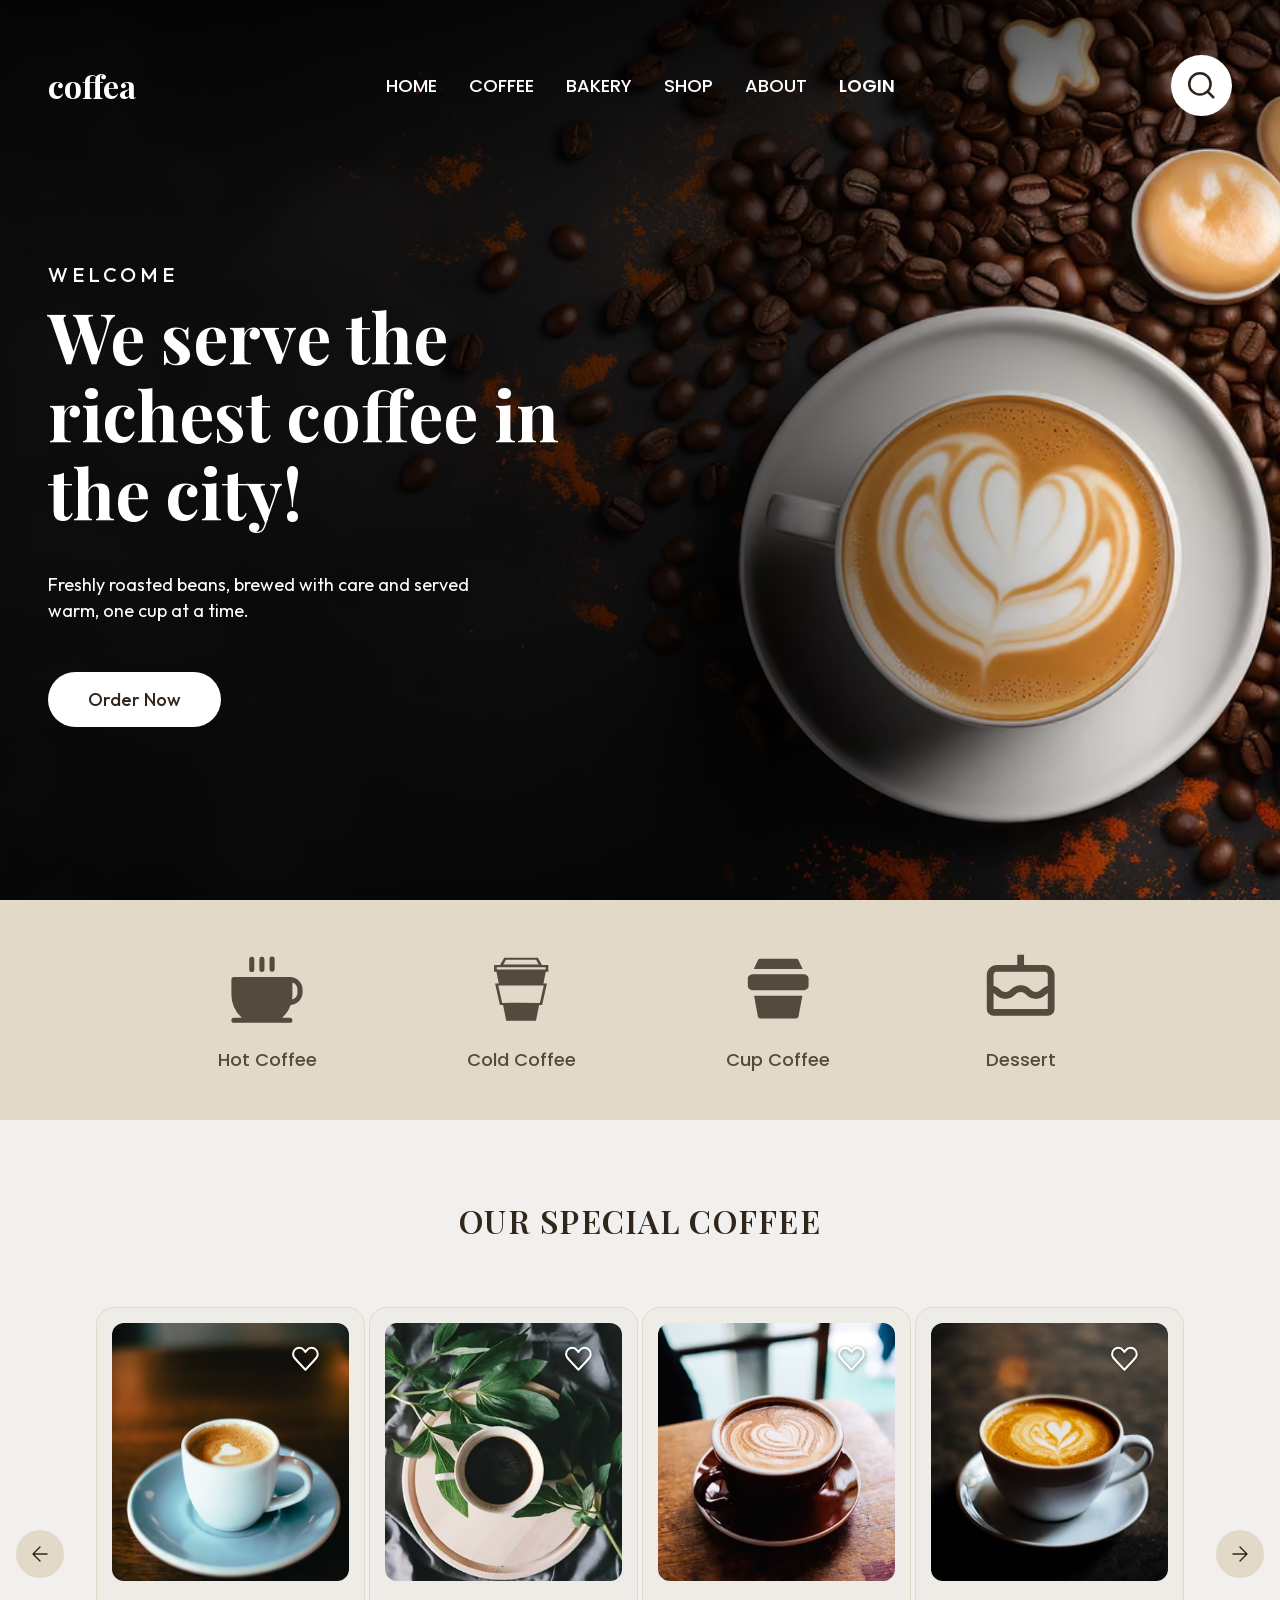
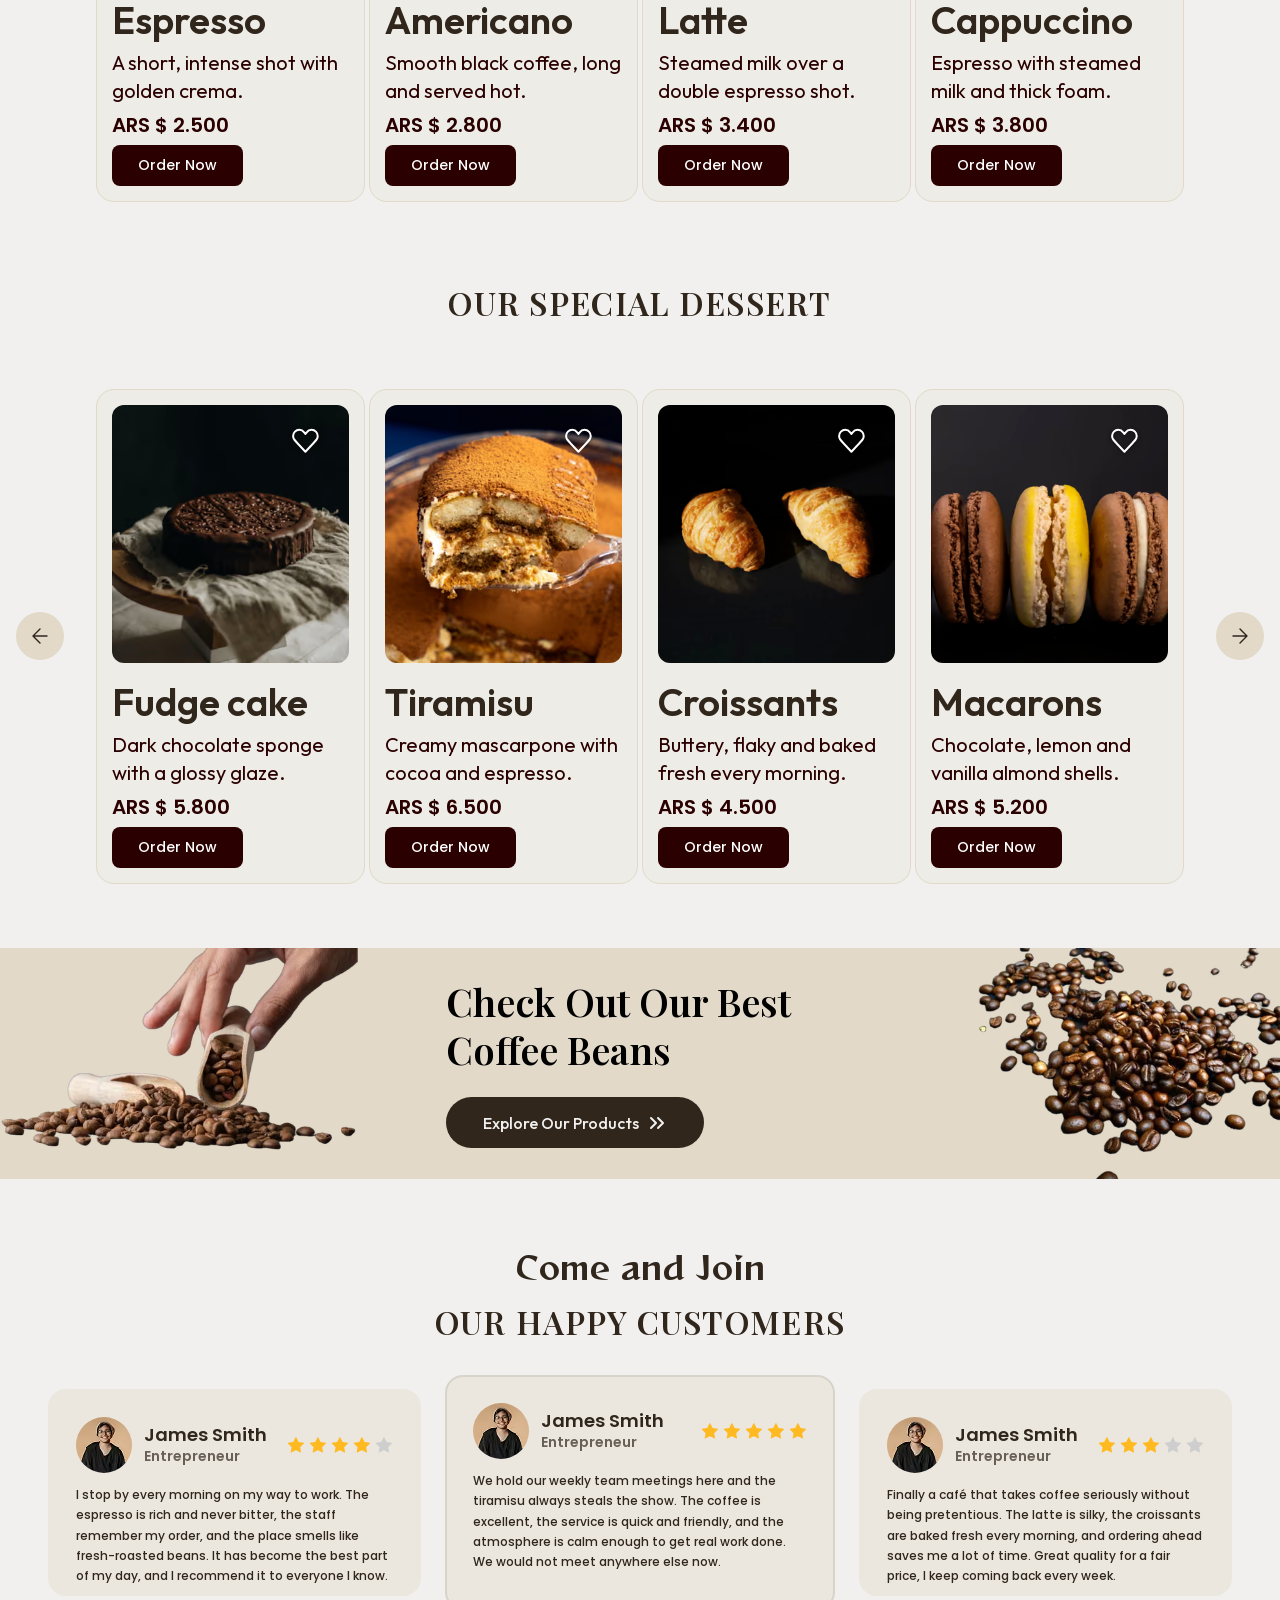
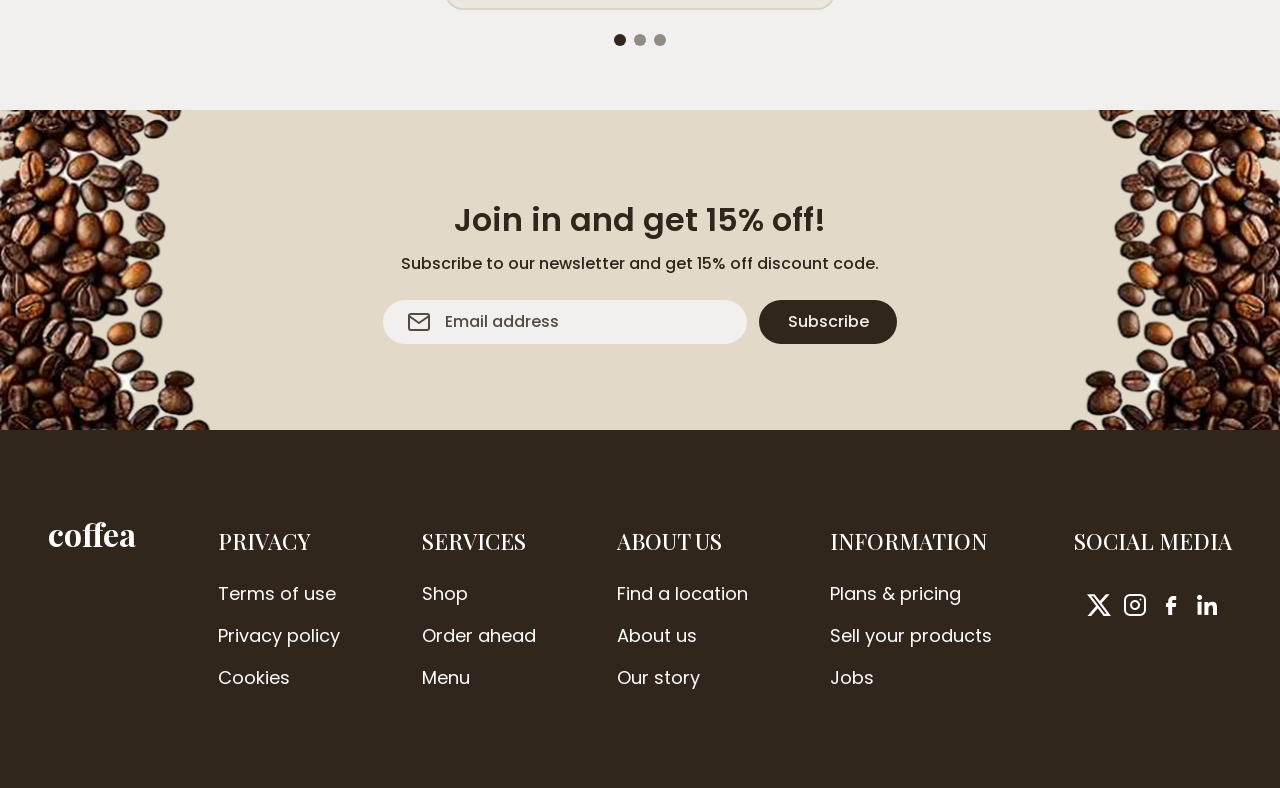
<file: index.html>
<!doctype html>
<html lang="en">
  <head>
    <meta charset="utf-8">
    <meta name="viewport" content="width=device-width, initial-scale=1">
    <title>Coffea | Freshly roasted coffee, desserts and good company</title>
    <meta
      name="description"
      content="Coffea is a cosy coffee shop serving the richest coffee in the city, fresh desserts and a warm place to meet. Discover our special coffee and desserts."
>

    <meta property="og:type" content="website">
    <meta property="og:title" content="Coffea | Freshly roasted coffee, desserts and good company">
    <meta
      property="og:description"
      content="We serve the richest coffee in the city. Discover our special coffee and desserts."
>
    <meta property="og:locale" content="en_US">

    <link rel="icon" href="assets/icons/favicon.svg" type="image/svg+xml">

    <!-- Fonts used above the fold: preloaded so the swap does not shift the hero text. -->
    <link rel="preload" href="assets/fonts/outfit-latin-variable.woff2" as="font" type="font/woff2" crossorigin>
    <link rel="preload" href="assets/fonts/playfair-display-latin-variable.woff2" as="font" type="font/woff2" crossorigin>
    <link rel="preload" href="assets/fonts/poppins-500-latin.woff2" as="font" type="font/woff2" crossorigin>

    <!-- Cascade layers: tokens, base, layout, components, utilities (order matters). -->
    <link rel="stylesheet" href="css/tokens.css">
    <link rel="stylesheet" href="css/base.css">
    <link rel="stylesheet" href="css/layout.css">
    <link rel="stylesheet" href="css/components/header.css">
    <link rel="stylesheet" href="css/components/hero.css">
    <link rel="stylesheet" href="css/components/categories.css">
    <link rel="stylesheet" href="css/components/product-card.css">
    <link rel="stylesheet" href="css/components/carousel.css">
    <link rel="stylesheet" href="css/components/promo.css">
    <link rel="stylesheet" href="css/components/testimonial-card.css">
    <link rel="stylesheet" href="css/components/newsletter.css">
    <link rel="stylesheet" href="css/components/footer.css">
    <link rel="stylesheet" href="css/utilities.css">
  </head>
  <body>
    <!--
      Icon sprite (generated from assets/icons/*.svg). Use it with:
      <svg class="icon" aria-hidden="true"><use href="#icon-search" /></svg>
    -->
    <svg class="sprite" aria-hidden="true" focusable="false">
      <symbol id="icon-arrow-left" viewBox="0 0 34 34" fill="none"><path stroke="currentColor" stroke-linecap="round" stroke-linejoin="round" stroke-width="2" d="M26.917 17H7.083M17 7.083 7.083 17 17 26.917"/></symbol>
      <symbol id="icon-arrow-right" viewBox="0 0 34 34" fill="none"><path stroke="currentColor" stroke-linecap="round" stroke-linejoin="round" stroke-width="2" d="M7.083 17h19.834M17 7.083 26.917 17 17 26.917"/></symbol>
      <symbol id="icon-cat-cold-coffee" viewBox="0 0 83 83" fill="none"><path fill="currentColor" d="m24.469 9.88-4.102 7.43h-6.098v6.683h2.333l2.39 11.886h-3.733l4.936 21.83 3.164-.03 3.182 15.86h30.126l.21-1.056 2.97-14.807 3.009.03 4.922-21.829h-3.564l2.374-11.886h2.561v-6.682h-6.478l-4.117-7.43zm1.783 2.135h30.546l2.597 4.725h-35.76zm-9.287 7.42H66.43v2.443H16.965zm1.53 18.567H64.56l-3.973 17.552-19.092-.157-19.029.157z"/></symbol>
      <symbol id="icon-cat-cup-coffee" viewBox="0 0 83 83" fill="none"><path fill="currentColor" fill-rule="evenodd" d="M23.691 10.755c-.514 0-1.016.13-1.442.371a2.3 2.3 0 0 0-.946.986l-4.324 9.073h49.46l-4.324-9.073c-.191-.4-.52-.744-.946-.986a2.93 2.93 0 0 0-1.442-.371zm-2.543 58.658L17.267 48.25H66.15l-3.88 21.163c-.094.51-.402.975-.868 1.311s-1.06.52-1.675.521H23.69a2.9 2.9 0 0 1-1.675-.521c-.466-.336-.774-.801-.868-1.311m-4.581-42.831h50.29c3.088 0 5.585 1.823 5.585 4.07v8.131c0 2.247-2.502 4.062-5.586 4.062H16.562c-3.09 0-5.586-1.815-5.586-4.062v-8.131c0-2.247 2.507-4.07 5.59-4.07" clip-rule="evenodd"/></symbol>
      <symbol id="icon-cat-dessert" viewBox="0 0 83 83" fill="none"><path fill="currentColor" d="M65.17 17.15H44.59V6.86h-6.86v10.29H17.15c-5.673 0-10.29 4.617-10.29 10.29v34.3a6.867 6.867 0 0 0 6.86 6.86H68.6a6.867 6.867 0 0 0 6.86-6.86v-34.3c0-5.673-4.617-10.29-10.29-10.29m-48.02 6.86h48.02a3.43 3.43 0 0 1 3.43 3.43l.004 10.702c-3.074.782-5.04 2.517-6.572 3.883-1.74 1.543-2.888 2.565-5.447 2.565-2.556 0-3.705-1.022-5.444-2.562-2.04-1.815-4.832-4.298-9.998-4.298-5.162 0-7.954 2.483-9.995 4.298-1.74 1.543-2.885 2.562-5.44 2.562-2.549 0-3.694-1.019-5.426-2.562-1.534-1.365-3.492-3.104-6.562-3.886V27.44a3.43 3.43 0 0 1 3.43-3.43m-3.43 37.73V45.571c.655.422 1.283.94 2 1.581 2.04 1.815 4.83 4.298 9.988 4.298 5.159 0 7.954-2.483 9.995-4.298 1.739-1.543 2.885-2.562 5.44-2.562s3.704 1.022 5.443 2.562c2.041 1.815 4.833 4.298 9.999 4.298s7.96-2.483 10.002-4.298c.724-.645 1.355-1.166 2.017-1.591l.003 16.18z"/></symbol>
      <symbol id="icon-cat-hot-coffee" viewBox="0 0 83 83" fill="none"><path fill="currentColor" d="M64.656 29.36H8.06a2.573 2.573 0 0 0-2.573 2.573v15.435a30.97 30.97 0 0 0 10.464 23.153H8.06a2.573 2.573 0 1 0 0 5.145h56.595a2.572 2.572 0 1 0 0-5.145h-7.891a31.06 31.06 0 0 0 8.682-12.891 12.86 12.86 0 0 0 12.071-12.834v-2.572A12.863 12.863 0 0 0 64.656 29.36m7.717 15.436a7.72 7.72 0 0 1-5.53 7.396c.254-1.595.383-3.208.385-4.824V34.95a7.72 7.72 0 0 1 5.145 7.273zM33.786 21.643v-10.29a2.573 2.573 0 0 1 5.145 0v10.29a2.573 2.573 0 1 1-5.145 0m10.29 0v-10.29a2.573 2.573 0 1 1 5.145 0v10.29a2.573 2.573 0 0 1-5.145 0m-20.58 0v-10.29a2.572 2.572 0 1 1 5.145 0v10.29a2.572 2.572 0 1 1-5.145 0"/></symbol>
      <symbol id="icon-chevron" viewBox="0 0 20 20" fill="none"><path stroke="currentColor" stroke-linecap="round" stroke-linejoin="round" stroke-width="2" d="m4 5 5 5-5 5m7-10 5 5-5 5"/></symbol>
      <symbol id="icon-heart-filled" viewBox="0 0 33 33" fill="none"><path fill="currentColor" stroke="currentColor" stroke-linecap="round" stroke-linejoin="round" stroke-width="2" d="m16.415 10.943-1.04-1.368C14.171 7.988 12.393 6.84 10.26 6.84a6.147 6.147 0 0 0-6.155 6.156c0 1.272.383 2.448 1.04 3.42 1.107 1.655 11.27 12.31 11.27 12.31m0-17.782 1.04-1.368c1.204-1.587 2.982-2.736 5.116-2.736a6.147 6.147 0 0 1 6.156 6.156 6.1 6.1 0 0 1-1.04 3.42c-1.108 1.655-11.271 12.31-11.271 12.31"/></symbol>
      <symbol id="icon-heart" viewBox="0 0 33 33" fill="none"><path stroke="currentColor" stroke-linecap="round" stroke-linejoin="round" stroke-width="2" d="m16.415 10.943-1.04-1.368C14.171 7.988 12.393 6.84 10.26 6.84a6.147 6.147 0 0 0-6.155 6.156c0 1.272.383 2.448 1.04 3.42 1.107 1.655 11.27 12.31 11.27 12.31m0-17.782 1.04-1.368c1.204-1.587 2.982-2.736 5.116-2.736a6.147 6.147 0 0 1 6.156 6.156 6.1 6.1 0 0 1-1.04 3.42c-1.108 1.655-11.271 12.31-11.271 12.31"/></symbol>
      <symbol id="icon-mail" viewBox="0 0 24 24" fill="none"><path stroke="currentColor" stroke-linecap="round" stroke-linejoin="round" stroke-width="2" d="M4 4h16c1.1 0 2 .9 2 2v12c0 1.1-.9 2-2 2H4c-1.1 0-2-.9-2-2V6c0-1.1.9-2 2-2"/><path stroke="currentColor" stroke-linecap="round" stroke-linejoin="round" stroke-width="2" d="m22 6-10 7L2 6"/></symbol>
      <symbol id="icon-search" viewBox="0 0 27 27" fill="none"><path stroke="currentColor" stroke-linecap="round" stroke-linejoin="round" stroke-width="2.5" d="M11.917 22.583c5.89 0 10.666-4.775 10.666-10.666S17.808 1.25 11.917 1.25 1.25 6.026 1.25 11.917c0 5.89 4.776 10.666 10.667 10.666M25.25 25.25l-5.8-5.8"/></symbol>
      <symbol id="icon-social-facebook" viewBox="0 0 24 24" fill="none"><path fill="currentColor" d="M9.198 22h4v-8.01h3.604l.396-3.98h-4V8a1 1 0 0 1 1-1h3V3h-3a5 5 0 0 0-5 5v2.01h-2l-.396 3.98h2.396z"/></symbol>
      <symbol id="icon-social-instagram" viewBox="0 0 24 24" fill="none"><path stroke="currentColor" stroke-linecap="round" stroke-linejoin="round" stroke-width="2" d="M17 2.004H7a5 5 0 0 0-5 5v10a5 5 0 0 0 5 5h10a5 5 0 0 0 5-5v-10a5 5 0 0 0-5-5"/><path stroke="currentColor" stroke-linecap="round" stroke-linejoin="round" stroke-width="2" d="M16 11.374a4 4 0 1 1-7.913 1.173A4 4 0 0 1 16 11.374m1.5-4.87h.01"/></symbol>
      <symbol id="icon-social-linkedin" viewBox="0 0 24 24" fill="none"><path fill="currentColor" fill-rule="evenodd" d="M9.429 8.969h3.714v1.85c.535-1.064 1.907-2.02 3.968-2.02 3.951 0 4.889 2.118 4.889 6.004V22h-4v-6.312c0-2.213-.535-3.461-1.897-3.461-1.889 0-2.674 1.345-2.674 3.46V22h-4zM2.57 21.83h4V8.799h-4zM7.143 4.55a2.53 2.53 0 0 1-.753 1.802 2.57 2.57 0 0 1-1.82.748 2.6 2.6 0 0 1-1.818-.747A2.55 2.55 0 0 1 2 4.55c0-.677.27-1.325.753-1.803a2.586 2.586 0 0 1 3.637 0c.483.478.753 1.126.753 1.803" clip-rule="evenodd"/></symbol>
      <symbol id="icon-social-x" viewBox="0 0 24 24"><path fill="currentColor" d="M18.9 1.125h3.68l-8.04 9.212L24 22.875h-7.406l-5.804-7.603-6.635 7.603H.471l8.6-9.857L0 1.126h7.594l5.24 6.948zm-1.294 19.542h2.04L6.48 3.217H4.293z"/></symbol>
      <symbol id="icon-star" viewBox="-1 -1.5 24 24"><path fill="currentColor" d="M10.39.279a.5.5 0 0 1 .897 0L14.25 6.28a.5.5 0 0 0 .377.274l6.623.962a.5.5 0 0 1 .277.853l-4.793 4.672a.5.5 0 0 0-.143.442l1.13 6.597a.5.5 0 0 1-.725.527l-5.924-3.115a.5.5 0 0 0-.465 0l-5.924 3.115a.5.5 0 0 1-.725-.527l1.131-6.597a.5.5 0 0 0-.144-.442L.152 8.369a.5.5 0 0 1 .277-.853l6.623-.962a.5.5 0 0 0 .376-.274z"/></symbol>
    </svg>

    <a class="skip-link" href="#main">Skip to main content</a>

    <header class="header">
      <div class="header__inner container">
        <a class="header__logo" href="/">coffea</a>

        <!-- Desktop navigation (from 1024px). Hidden with display: none below that. -->
        <nav class="header__nav" aria-label="Main">
          <ul class="header__list">
            <li><a class="header__link" href="#">home</a></li>
            <li><a class="header__link" href="#">coffee</a></li>
            <li><a class="header__link" href="#">bakery</a></li>
            <li><a class="header__link" href="#">shop</a></li>
            <li><a class="header__link" href="#">about</a></li>
            <li><a class="header__link header__link--login" href="#">login</a></li>
          </ul>
        </nav>

        <button class="header__search" type="button" aria-label="Search">
          <svg class="icon header__search-icon" aria-hidden="true" focusable="false"><use href="#icon-search" /></svg>
        </button>

        <!--
          Mobile menu (below 1024px): CSS-only disclosure widget. A closed details element cannot be
          forced open by CSS in every target browser, so it owns a second nav and the desktop nav above
          is the one hidden here (display: none keeps the inactive nav out of the accessibility tree).
        -->
        <details class="header__menu">
          <summary class="header__toggle">
            <span class="visually-hidden">Menu</span>
            <span class="header__toggle-icon" aria-hidden="true"></span>
          </summary>
          <nav class="header__panel" aria-label="Main mobile">
            <ul class="header__list header__list--panel">
              <li><a class="header__link" href="#">home</a></li>
              <li><a class="header__link" href="#">coffee</a></li>
              <li><a class="header__link" href="#">bakery</a></li>
              <li><a class="header__link" href="#">shop</a></li>
              <li><a class="header__link" href="#">about</a></li>
              <li><a class="header__link header__link--login" href="#">login</a></li>
            </ul>
          </nav>
        </details>
      </div>
    </header>

    <main id="main">
      <!--
        Copy: products, descriptions, prices (Argentine pesos, "ARS $ 2.800" format) and the hero text are real
        English copy. The only placeholder left is the identity of the testimonials: the same name, role and
        avatar (the design's) repeat in all three cards on purpose, until real customers are chosen. The
        product photos and the avatar are real.
      -->
      <section class="hero" aria-labelledby="hero-title">
        <picture class="hero__media">
          <source
            type="image/avif"
            srcset="assets/img/hero-768.avif 768w, assets/img/hero-1280.avif 1280w, assets/img/hero-1920.avif 1920w"
            sizes="(min-width: 64em) 100vw, 1280px"
          >
          <source
            type="image/webp"
            srcset="assets/img/hero-768.webp 768w, assets/img/hero-1280.webp 1280w, assets/img/hero-1920.webp 1920w"
            sizes="(min-width: 64em) 100vw, 1280px"
          >
          <img
            class="hero__image"
            src="assets/img/hero-1280.jpg"
            srcset="assets/img/hero-768.jpg 768w, assets/img/hero-1280.jpg 1280w, assets/img/hero-1920.jpg 1920w"
            sizes="(min-width: 64em) 100vw, 1280px"
            width="1920"
            height="1000"
            alt=""
            fetchpriority="high"
            decoding="async"
          >
        </picture>

        <div class="hero__inner container">
          <div class="hero__content">
            <p class="hero__eyebrow">Welcome</p>
            <h1 class="hero__title" id="hero-title">We serve the richest coffee in the city!</h1>
            <p class="hero__text">Freshly roasted beans, brewed with care and served warm, one cup at a time.</p>
            <a class="hero__cta" href="#coffee">Order Now</a>
          </div>
        </div>
      </section>

      <section class="categories" aria-label="Categories">
        <div class="categories__inner container">
          <ul class="categories__list">
            <li>
              <a class="categories__link" href="#coffee">
                <svg class="icon categories__icon" aria-hidden="true" focusable="false"><use href="#icon-cat-hot-coffee" /></svg>
                <span class="categories__label">Hot Coffee</span>
              </a>
            </li>
            <li>
              <a class="categories__link" href="#coffee">
                <svg class="icon categories__icon" aria-hidden="true" focusable="false"><use href="#icon-cat-cold-coffee" /></svg>
                <span class="categories__label">Cold Coffee</span>
              </a>
            </li>
            <li>
              <a class="categories__link" href="#coffee">
                <svg class="icon categories__icon" aria-hidden="true" focusable="false"><use href="#icon-cat-cup-coffee" /></svg>
                <span class="categories__label">Cup Coffee</span>
              </a>
            </li>
            <li>
              <a class="categories__link" href="#dessert">
                <svg class="icon categories__icon" aria-hidden="true" focusable="false"><use href="#icon-cat-dessert" /></svg>
                <span class="categories__label">Dessert</span>
              </a>
            </li>
          </ul>
        </div>
      </section>

      <!--
        Products: each carousel is a native scroll container; the arrows are anchors to the first and
        last card (no JavaScript). They only show from 1024px to 1279px, where three cards fit and the
        rest need them; from 1280px all four cards are visible, so decorative aria-hidden copies of the
        arrows take their place and nothing is left in the tab order for a control that scrolls nothing.
      -->
      <section class="products" id="coffee" aria-labelledby="coffee-title">
        <h2 class="products__title" id="coffee-title">Our Special Coffee</h2>

        <div class="carousel">
          <a class="carousel__arrow carousel__arrow--prev carousel__arrow--link" href="#coffee-1">
            <svg class="icon carousel__icon" aria-hidden="true" focusable="false"><use href="#icon-arrow-left" /></svg>
            <span class="visually-hidden">Previous coffee</span>
          </a>
          <span class="carousel__arrow carousel__arrow--prev carousel__arrow--static" aria-hidden="true">
            <svg class="icon carousel__icon" focusable="false"><use href="#icon-arrow-left" /></svg>
          </span>

          <div class="carousel__track" role="group" aria-roledescription="carousel" aria-label="Special coffee" tabindex="0">
          <article class="product-card carousel__item" id="coffee-1">
            <div class="product-card__media">
              <picture>
                <source type="image/avif" srcset="assets/img/coffee-1-334.avif 334w, assets/img/coffee-1-668.avif 668w" sizes="(min-width: 1860px) 334px, (min-width: 1440px) calc(261px + (100vw - 1440px) * 0.19), (min-width: 1280px) calc((100vw - 332px) / 4), (min-width: 1024px) calc((100vw - 320px) / 3), (min-width: 768px) min(334px, calc((100vw - 176px) / 2.5)), min(334px, calc((100vw - 86.4px) / 1.2))">
                <source type="image/webp" srcset="assets/img/coffee-1-334.webp 334w, assets/img/coffee-1-668.webp 668w" sizes="(min-width: 1860px) 334px, (min-width: 1440px) calc(261px + (100vw - 1440px) * 0.19), (min-width: 1280px) calc((100vw - 332px) / 4), (min-width: 1024px) calc((100vw - 320px) / 3), (min-width: 768px) min(334px, calc((100vw - 176px) / 2.5)), min(334px, calc((100vw - 86.4px) / 1.2))">
                <img
                  class="product-card__image"
                  src="assets/img/coffee-1-668.jpg"
                  srcset="assets/img/coffee-1-334.jpg 334w, assets/img/coffee-1-668.jpg 668w"
                  sizes="(min-width: 1860px) 334px, (min-width: 1440px) calc(261px + (100vw - 1440px) * 0.19), (min-width: 1280px) calc((100vw - 332px) / 4), (min-width: 1024px) calc((100vw - 320px) / 3), (min-width: 768px) min(334px, calc((100vw - 176px) / 2.5)), min(334px, calc((100vw - 86.4px) / 1.2))"
                  width="334"
                  height="364"
                  alt="Espresso in a white cup on a light blue saucer, on a wooden table"
                  loading="lazy"
                  decoding="async"
                >
              </picture>
              <input class="product-card__fav-input visually-hidden" type="checkbox" id="coffee-1-fav">
              <label class="product-card__fav" for="coffee-1-fav">
                <svg class="icon product-card__heart product-card__heart--off" aria-hidden="true" focusable="false"><use href="#icon-heart" /></svg>
                <svg class="icon product-card__heart product-card__heart--on" aria-hidden="true" focusable="false"><use href="#icon-heart-filled" /></svg>
                <span class="visually-hidden">Add Espresso to favourites</span>
              </label>
            </div>
            <h3 class="product-card__name">Espresso</h3>
            <p class="product-card__description">A short, intense shot with golden crema.</p>
            <div class="product-card__row">
              <data class="product-card__price" value="2500">ARS $ 2.500</data>
              <button class="product-card__button" type="button">Order Now<span class="visually-hidden"> Espresso</span></button>
            </div>
          </article>

          <article class="product-card carousel__item" id="coffee-2">
            <div class="product-card__media">
              <picture>
                <source type="image/avif" srcset="assets/img/coffee-2-334.avif 334w, assets/img/coffee-2-668.avif 668w" sizes="(min-width: 1860px) 334px, (min-width: 1440px) calc(261px + (100vw - 1440px) * 0.19), (min-width: 1280px) calc((100vw - 332px) / 4), (min-width: 1024px) calc((100vw - 320px) / 3), (min-width: 768px) min(334px, calc((100vw - 176px) / 2.5)), min(334px, calc((100vw - 86.4px) / 1.2))">
                <source type="image/webp" srcset="assets/img/coffee-2-334.webp 334w, assets/img/coffee-2-668.webp 668w" sizes="(min-width: 1860px) 334px, (min-width: 1440px) calc(261px + (100vw - 1440px) * 0.19), (min-width: 1280px) calc((100vw - 332px) / 4), (min-width: 1024px) calc((100vw - 320px) / 3), (min-width: 768px) min(334px, calc((100vw - 176px) / 2.5)), min(334px, calc((100vw - 86.4px) / 1.2))">
                <img
                  class="product-card__image"
                  src="assets/img/coffee-2-668.jpg"
                  srcset="assets/img/coffee-2-334.jpg 334w, assets/img/coffee-2-668.jpg 668w"
                  sizes="(min-width: 1860px) 334px, (min-width: 1440px) calc(261px + (100vw - 1440px) * 0.19), (min-width: 1280px) calc((100vw - 332px) / 4), (min-width: 1024px) calc((100vw - 320px) / 3), (min-width: 768px) min(334px, calc((100vw - 176px) / 2.5)), min(334px, calc((100vw - 86.4px) / 1.2))"
                  width="334"
                  height="364"
                  alt="Top view of a cup of black coffee on a wooden tray among green leaves"
                  loading="lazy"
                  decoding="async"
                >
              </picture>
              <input class="product-card__fav-input visually-hidden" type="checkbox" id="coffee-2-fav">
              <label class="product-card__fav" for="coffee-2-fav">
                <svg class="icon product-card__heart product-card__heart--off" aria-hidden="true" focusable="false"><use href="#icon-heart" /></svg>
                <svg class="icon product-card__heart product-card__heart--on" aria-hidden="true" focusable="false"><use href="#icon-heart-filled" /></svg>
                <span class="visually-hidden">Add Americano to favourites</span>
              </label>
            </div>
            <h3 class="product-card__name">Americano</h3>
            <p class="product-card__description">Smooth black coffee, long and served hot.</p>
            <div class="product-card__row">
              <data class="product-card__price" value="2800">ARS $ 2.800</data>
              <button class="product-card__button" type="button">Order Now<span class="visually-hidden"> Americano</span></button>
            </div>
          </article>

          <article class="product-card carousel__item" id="coffee-3">
            <div class="product-card__media">
              <picture>
                <source type="image/avif" srcset="assets/img/coffee-3-334.avif 334w, assets/img/coffee-3-668.avif 668w" sizes="(min-width: 1860px) 334px, (min-width: 1440px) calc(261px + (100vw - 1440px) * 0.19), (min-width: 1280px) calc((100vw - 332px) / 4), (min-width: 1024px) calc((100vw - 320px) / 3), (min-width: 768px) min(334px, calc((100vw - 176px) / 2.5)), min(334px, calc((100vw - 86.4px) / 1.2))">
                <source type="image/webp" srcset="assets/img/coffee-3-334.webp 334w, assets/img/coffee-3-668.webp 668w" sizes="(min-width: 1860px) 334px, (min-width: 1440px) calc(261px + (100vw - 1440px) * 0.19), (min-width: 1280px) calc((100vw - 332px) / 4), (min-width: 1024px) calc((100vw - 320px) / 3), (min-width: 768px) min(334px, calc((100vw - 176px) / 2.5)), min(334px, calc((100vw - 86.4px) / 1.2))">
                <img
                  class="product-card__image"
                  src="assets/img/coffee-3-668.jpg"
                  srcset="assets/img/coffee-3-334.jpg 334w, assets/img/coffee-3-668.jpg 668w"
                  sizes="(min-width: 1860px) 334px, (min-width: 1440px) calc(261px + (100vw - 1440px) * 0.19), (min-width: 1280px) calc((100vw - 332px) / 4), (min-width: 1024px) calc((100vw - 320px) / 3), (min-width: 768px) min(334px, calc((100vw - 176px) / 2.5)), min(334px, calc((100vw - 86.4px) / 1.2))"
                  width="334"
                  height="364"
                  alt="Latte with a heart of milk foam in a maroon cup and saucer on a wooden table"
                  loading="lazy"
                  decoding="async"
                >
              </picture>
              <input class="product-card__fav-input visually-hidden" type="checkbox" id="coffee-3-fav">
              <label class="product-card__fav" for="coffee-3-fav">
                <svg class="icon product-card__heart product-card__heart--off" aria-hidden="true" focusable="false"><use href="#icon-heart" /></svg>
                <svg class="icon product-card__heart product-card__heart--on" aria-hidden="true" focusable="false"><use href="#icon-heart-filled" /></svg>
                <span class="visually-hidden">Add Latte to favourites</span>
              </label>
            </div>
            <h3 class="product-card__name">Latte</h3>
            <p class="product-card__description">Steamed milk over a double espresso shot.</p>
            <div class="product-card__row">
              <data class="product-card__price" value="3400">ARS $ 3.400</data>
              <button class="product-card__button" type="button">Order Now<span class="visually-hidden"> Latte</span></button>
            </div>
          </article>

          <article class="product-card carousel__item" id="coffee-4">
            <div class="product-card__media">
              <picture>
                <source type="image/avif" srcset="assets/img/coffee-4-334.avif 334w, assets/img/coffee-4-668.avif 668w" sizes="(min-width: 1860px) 334px, (min-width: 1440px) calc(261px + (100vw - 1440px) * 0.19), (min-width: 1280px) calc((100vw - 332px) / 4), (min-width: 1024px) calc((100vw - 320px) / 3), (min-width: 768px) min(334px, calc((100vw - 176px) / 2.5)), min(334px, calc((100vw - 86.4px) / 1.2))">
                <source type="image/webp" srcset="assets/img/coffee-4-334.webp 334w, assets/img/coffee-4-668.webp 668w" sizes="(min-width: 1860px) 334px, (min-width: 1440px) calc(261px + (100vw - 1440px) * 0.19), (min-width: 1280px) calc((100vw - 332px) / 4), (min-width: 1024px) calc((100vw - 320px) / 3), (min-width: 768px) min(334px, calc((100vw - 176px) / 2.5)), min(334px, calc((100vw - 86.4px) / 1.2))">
                <img
                  class="product-card__image"
                  src="assets/img/coffee-4-668.jpg"
                  srcset="assets/img/coffee-4-334.jpg 334w, assets/img/coffee-4-668.jpg 668w"
                  sizes="(min-width: 1860px) 334px, (min-width: 1440px) calc(261px + (100vw - 1440px) * 0.19), (min-width: 1280px) calc((100vw - 332px) / 4), (min-width: 1024px) calc((100vw - 320px) / 3), (min-width: 768px) min(334px, calc((100vw - 176px) / 2.5)), min(334px, calc((100vw - 86.4px) / 1.2))"
                  width="334"
                  height="364"
                  alt="Cappuccino with heart-shaped latte art in a white cup on a dark table"
                  loading="lazy"
                  decoding="async"
                >
              </picture>
              <input class="product-card__fav-input visually-hidden" type="checkbox" id="coffee-4-fav">
              <label class="product-card__fav" for="coffee-4-fav">
                <svg class="icon product-card__heart product-card__heart--off" aria-hidden="true" focusable="false"><use href="#icon-heart" /></svg>
                <svg class="icon product-card__heart product-card__heart--on" aria-hidden="true" focusable="false"><use href="#icon-heart-filled" /></svg>
                <span class="visually-hidden">Add Cappuccino to favourites</span>
              </label>
            </div>
            <h3 class="product-card__name">Cappuccino</h3>
            <p class="product-card__description">Espresso with steamed milk and thick foam.</p>
            <div class="product-card__row">
              <data class="product-card__price" value="3800">ARS $ 3.800</data>
              <button class="product-card__button" type="button">Order Now<span class="visually-hidden"> Cappuccino</span></button>
            </div>
          </article>
          </div>

          <a class="carousel__arrow carousel__arrow--next carousel__arrow--link" href="#coffee-4">
            <svg class="icon carousel__icon" aria-hidden="true" focusable="false"><use href="#icon-arrow-right" /></svg>
            <span class="visually-hidden">Next coffee</span>
          </a>
          <span class="carousel__arrow carousel__arrow--next carousel__arrow--static" aria-hidden="true">
            <svg class="icon carousel__icon" focusable="false"><use href="#icon-arrow-right" /></svg>
          </span>
        </div>
      </section>

      <section class="products" id="dessert" aria-labelledby="dessert-title">
        <h2 class="products__title" id="dessert-title">Our Special Dessert</h2>

        <div class="carousel">
          <a class="carousel__arrow carousel__arrow--prev carousel__arrow--link" href="#dessert-1">
            <svg class="icon carousel__icon" aria-hidden="true" focusable="false"><use href="#icon-arrow-left" /></svg>
            <span class="visually-hidden">Previous dessert</span>
          </a>
          <span class="carousel__arrow carousel__arrow--prev carousel__arrow--static" aria-hidden="true">
            <svg class="icon carousel__icon" focusable="false"><use href="#icon-arrow-left" /></svg>
          </span>

          <div class="carousel__track" role="group" aria-roledescription="carousel" aria-label="Special desserts" tabindex="0">
          <article class="product-card carousel__item" id="dessert-1">
            <div class="product-card__media">
              <picture>
                <source type="image/avif" srcset="assets/img/dessert-1-334.avif 334w, assets/img/dessert-1-668.avif 668w" sizes="(min-width: 1860px) 334px, (min-width: 1440px) calc(261px + (100vw - 1440px) * 0.19), (min-width: 1280px) calc((100vw - 332px) / 4), (min-width: 1024px) calc((100vw - 320px) / 3), (min-width: 768px) min(334px, calc((100vw - 176px) / 2.5)), min(334px, calc((100vw - 86.4px) / 1.2))">
                <source type="image/webp" srcset="assets/img/dessert-1-334.webp 334w, assets/img/dessert-1-668.webp 668w" sizes="(min-width: 1860px) 334px, (min-width: 1440px) calc(261px + (100vw - 1440px) * 0.19), (min-width: 1280px) calc((100vw - 332px) / 4), (min-width: 1024px) calc((100vw - 320px) / 3), (min-width: 768px) min(334px, calc((100vw - 176px) / 2.5)), min(334px, calc((100vw - 86.4px) / 1.2))">
                <img
                  class="product-card__image"
                  src="assets/img/dessert-1-668.jpg"
                  srcset="assets/img/dessert-1-334.jpg 334w, assets/img/dessert-1-668.jpg 668w"
                  sizes="(min-width: 1860px) 334px, (min-width: 1440px) calc(261px + (100vw - 1440px) * 0.19), (min-width: 1280px) calc((100vw - 332px) / 4), (min-width: 1024px) calc((100vw - 320px) / 3), (min-width: 768px) min(334px, calc((100vw - 176px) / 2.5)), min(334px, calc((100vw - 86.4px) / 1.2))"
                  width="334"
                  height="364"
                  alt="Round chocolate cake glazed with a chocolate drizzle, on a wooden stand dressed with linen"
                  loading="lazy"
                  decoding="async"
                >
              </picture>
              <input class="product-card__fav-input visually-hidden" type="checkbox" id="dessert-1-fav">
              <label class="product-card__fav" for="dessert-1-fav">
                <svg class="icon product-card__heart product-card__heart--off" aria-hidden="true" focusable="false"><use href="#icon-heart" /></svg>
                <svg class="icon product-card__heart product-card__heart--on" aria-hidden="true" focusable="false"><use href="#icon-heart-filled" /></svg>
                <span class="visually-hidden">Add Fudge cake to favourites</span>
              </label>
            </div>
            <h3 class="product-card__name">Fudge cake</h3>
            <p class="product-card__description">Dark chocolate sponge with a glossy glaze.</p>
            <div class="product-card__row">
              <data class="product-card__price" value="5800">ARS $ 5.800</data>
              <button class="product-card__button" type="button">Order Now<span class="visually-hidden"> Fudge cake</span></button>
            </div>
          </article>

          <article class="product-card carousel__item" id="dessert-2">
            <div class="product-card__media">
              <picture>
                <source type="image/avif" srcset="assets/img/dessert-2-334.avif 334w, assets/img/dessert-2-668.avif 668w" sizes="(min-width: 1860px) 334px, (min-width: 1440px) calc(261px + (100vw - 1440px) * 0.19), (min-width: 1280px) calc((100vw - 332px) / 4), (min-width: 1024px) calc((100vw - 320px) / 3), (min-width: 768px) min(334px, calc((100vw - 176px) / 2.5)), min(334px, calc((100vw - 86.4px) / 1.2))">
                <source type="image/webp" srcset="assets/img/dessert-2-334.webp 334w, assets/img/dessert-2-668.webp 668w" sizes="(min-width: 1860px) 334px, (min-width: 1440px) calc(261px + (100vw - 1440px) * 0.19), (min-width: 1280px) calc((100vw - 332px) / 4), (min-width: 1024px) calc((100vw - 320px) / 3), (min-width: 768px) min(334px, calc((100vw - 176px) / 2.5)), min(334px, calc((100vw - 86.4px) / 1.2))">
                <img
                  class="product-card__image"
                  src="assets/img/dessert-2-668.jpg"
                  srcset="assets/img/dessert-2-334.jpg 334w, assets/img/dessert-2-668.jpg 668w"
                  sizes="(min-width: 1860px) 334px, (min-width: 1440px) calc(261px + (100vw - 1440px) * 0.19), (min-width: 1280px) calc((100vw - 332px) / 4), (min-width: 1024px) calc((100vw - 320px) / 3), (min-width: 768px) min(334px, calc((100vw - 176px) / 2.5)), min(334px, calc((100vw - 86.4px) / 1.2))"
                  width="334"
                  height="364"
                  alt="Slice of tiramisu dusted with cocoa, lifted out of the dish to show its layers"
                  loading="lazy"
                  decoding="async"
                >
              </picture>
              <input class="product-card__fav-input visually-hidden" type="checkbox" id="dessert-2-fav">
              <label class="product-card__fav" for="dessert-2-fav">
                <svg class="icon product-card__heart product-card__heart--off" aria-hidden="true" focusable="false"><use href="#icon-heart" /></svg>
                <svg class="icon product-card__heart product-card__heart--on" aria-hidden="true" focusable="false"><use href="#icon-heart-filled" /></svg>
                <span class="visually-hidden">Add Tiramisu to favourites</span>
              </label>
            </div>
            <h3 class="product-card__name">Tiramisu</h3>
            <p class="product-card__description">Creamy mascarpone with cocoa and espresso.</p>
            <div class="product-card__row">
              <data class="product-card__price" value="6500">ARS $ 6.500</data>
              <button class="product-card__button" type="button">Order Now<span class="visually-hidden"> Tiramisu</span></button>
            </div>
          </article>

          <article class="product-card carousel__item" id="dessert-3">
            <div class="product-card__media">
              <picture>
                <source type="image/avif" srcset="assets/img/dessert-3-334.avif 334w, assets/img/dessert-3-668.avif 668w" sizes="(min-width: 1860px) 334px, (min-width: 1440px) calc(261px + (100vw - 1440px) * 0.19), (min-width: 1280px) calc((100vw - 332px) / 4), (min-width: 1024px) calc((100vw - 320px) / 3), (min-width: 768px) min(334px, calc((100vw - 176px) / 2.5)), min(334px, calc((100vw - 86.4px) / 1.2))">
                <source type="image/webp" srcset="assets/img/dessert-3-334.webp 334w, assets/img/dessert-3-668.webp 668w" sizes="(min-width: 1860px) 334px, (min-width: 1440px) calc(261px + (100vw - 1440px) * 0.19), (min-width: 1280px) calc((100vw - 332px) / 4), (min-width: 1024px) calc((100vw - 320px) / 3), (min-width: 768px) min(334px, calc((100vw - 176px) / 2.5)), min(334px, calc((100vw - 86.4px) / 1.2))">
                <img
                  class="product-card__image"
                  src="assets/img/dessert-3-668.jpg"
                  srcset="assets/img/dessert-3-334.jpg 334w, assets/img/dessert-3-668.jpg 668w"
                  sizes="(min-width: 1860px) 334px, (min-width: 1440px) calc(261px + (100vw - 1440px) * 0.19), (min-width: 1280px) calc((100vw - 332px) / 4), (min-width: 1024px) calc((100vw - 320px) / 3), (min-width: 768px) min(334px, calc((100vw - 176px) / 2.5)), min(334px, calc((100vw - 86.4px) / 1.2))"
                  width="334"
                  height="364"
                  alt="Two golden butter croissants lit by a single beam of light on a dark surface"
                  loading="lazy"
                  decoding="async"
                >
              </picture>
              <input class="product-card__fav-input visually-hidden" type="checkbox" id="dessert-3-fav">
              <label class="product-card__fav" for="dessert-3-fav">
                <svg class="icon product-card__heart product-card__heart--off" aria-hidden="true" focusable="false"><use href="#icon-heart" /></svg>
                <svg class="icon product-card__heart product-card__heart--on" aria-hidden="true" focusable="false"><use href="#icon-heart-filled" /></svg>
                <span class="visually-hidden">Add Croissants to favourites</span>
              </label>
            </div>
            <h3 class="product-card__name">Croissants</h3>
            <p class="product-card__description">Buttery, flaky and baked fresh every morning.</p>
            <div class="product-card__row">
              <data class="product-card__price" value="4500">ARS $ 4.500</data>
              <button class="product-card__button" type="button">Order Now<span class="visually-hidden"> Croissants</span></button>
            </div>
          </article>

          <article class="product-card carousel__item" id="dessert-4">
            <div class="product-card__media">
              <picture>
                <source type="image/avif" srcset="assets/img/dessert-4-334.avif 334w, assets/img/dessert-4-668.avif 668w" sizes="(min-width: 1860px) 334px, (min-width: 1440px) calc(261px + (100vw - 1440px) * 0.19), (min-width: 1280px) calc((100vw - 332px) / 4), (min-width: 1024px) calc((100vw - 320px) / 3), (min-width: 768px) min(334px, calc((100vw - 176px) / 2.5)), min(334px, calc((100vw - 86.4px) / 1.2))">
                <source type="image/webp" srcset="assets/img/dessert-4-334.webp 334w, assets/img/dessert-4-668.webp 668w" sizes="(min-width: 1860px) 334px, (min-width: 1440px) calc(261px + (100vw - 1440px) * 0.19), (min-width: 1280px) calc((100vw - 332px) / 4), (min-width: 1024px) calc((100vw - 320px) / 3), (min-width: 768px) min(334px, calc((100vw - 176px) / 2.5)), min(334px, calc((100vw - 86.4px) / 1.2))">
                <img
                  class="product-card__image"
                  src="assets/img/dessert-4-668.jpg"
                  srcset="assets/img/dessert-4-334.jpg 334w, assets/img/dessert-4-668.jpg 668w"
                  sizes="(min-width: 1860px) 334px, (min-width: 1440px) calc(261px + (100vw - 1440px) * 0.19), (min-width: 1280px) calc((100vw - 332px) / 4), (min-width: 1024px) calc((100vw - 320px) / 3), (min-width: 768px) min(334px, calc((100vw - 176px) / 2.5)), min(334px, calc((100vw - 86.4px) / 1.2))"
                  width="334"
                  height="364"
                  alt="Row of chocolate, lemon and vanilla macarons on a dark background"
                  loading="lazy"
                  decoding="async"
                >
              </picture>
              <input class="product-card__fav-input visually-hidden" type="checkbox" id="dessert-4-fav">
              <label class="product-card__fav" for="dessert-4-fav">
                <svg class="icon product-card__heart product-card__heart--off" aria-hidden="true" focusable="false"><use href="#icon-heart" /></svg>
                <svg class="icon product-card__heart product-card__heart--on" aria-hidden="true" focusable="false"><use href="#icon-heart-filled" /></svg>
                <span class="visually-hidden">Add Macarons to favourites</span>
              </label>
            </div>
            <h3 class="product-card__name">Macarons</h3>
            <p class="product-card__description">Chocolate, lemon and vanilla almond shells.</p>
            <div class="product-card__row">
              <data class="product-card__price" value="5200">ARS $ 5.200</data>
              <button class="product-card__button" type="button">Order Now<span class="visually-hidden"> Macarons</span></button>
            </div>
          </article>
          </div>

          <a class="carousel__arrow carousel__arrow--next carousel__arrow--link" href="#dessert-4">
            <svg class="icon carousel__icon" aria-hidden="true" focusable="false"><use href="#icon-arrow-right" /></svg>
            <span class="visually-hidden">Next dessert</span>
          </a>
          <span class="carousel__arrow carousel__arrow--next carousel__arrow--static" aria-hidden="true">
            <svg class="icon carousel__icon" focusable="false"><use href="#icon-arrow-right" /></svg>
          </span>
        </div>
      </section>

      <section class="promo" aria-labelledby="promo-title">
        <picture class="promo__picture promo__picture--hand">
          <source type="image/avif" srcset="assets/img/promo-hand-521.avif 521w, assets/img/promo-hand-1041.avif 1041w" sizes="(min-width: 64em) min(520px, 28vw), min(520px, 40vw)">
          <source type="image/webp" srcset="assets/img/promo-hand-521.webp 521w, assets/img/promo-hand-1041.webp 1041w" sizes="(min-width: 64em) min(520px, 28vw), min(520px, 40vw)">
          <img class="promo__image" src="assets/img/promo-hand-521.png" width="521" height="335" alt="" loading="lazy" decoding="async">
        </picture>

        <div class="promo__inner">
          <h2 class="promo__title" id="promo-title">Check Out Our Best Coffee Beans</h2>
          <a class="promo__cta" href="#coffee">
            Explore Our Products
            <svg class="icon promo__chevron" aria-hidden="true" focusable="false"><use href="#icon-chevron" /></svg>
          </a>
        </div>

        <picture class="promo__picture promo__picture--beans">
          <source type="image/avif" srcset="assets/img/promo-beans-503.avif 503w, assets/img/promo-beans-1005.avif 1005w" sizes="min(503px, 27vw)">
          <source type="image/webp" srcset="assets/img/promo-beans-503.webp 503w, assets/img/promo-beans-1005.webp 1005w" sizes="min(503px, 27vw)">
          <img class="promo__image" src="assets/img/promo-beans-503.png" width="503" height="335" alt="" loading="lazy" decoding="async">
        </picture>
      </section>

      <section class="testimonials" aria-labelledby="testimonials-title">
        <h2 class="testimonials__title" id="testimonials-title">
          <span class="testimonials__title-accent">Come and Join</span>
          <span class="testimonials__title-main">Our Happy Customers</span>
        </h2>

        <!--
          The three testimonials repeat the design's "James Smith" and quote, and share one avatar. The avatar
          has an empty alt on purpose: the name is already in the figcaption next to it.
          The track is a native scroll container (swipe, trackpad, keyboard); the dots are anchors to each card.
        -->
        <div class="testimonials__track" role="group" aria-roledescription="carousel" aria-label="Customer testimonials" tabindex="0">
          <figure class="testimonial-card" id="t-1">
            <figcaption class="testimonial-card__header">
              <picture class="testimonial-card__picture">
                <source type="image/avif" srcset="assets/img/avatar-1.avif 1x, assets/img/avatar-1-2x.avif 2x">
                <source type="image/webp" srcset="assets/img/avatar-1.webp 1x, assets/img/avatar-1-2x.webp 2x">
                <img
                  class="testimonial-card__avatar"
                  src="assets/img/avatar-1.jpg"
                  srcset="assets/img/avatar-1.jpg 1x, assets/img/avatar-1-2x.jpg 2x"
                  width="56"
                  height="56"
                  alt=""
                  loading="lazy"
                  decoding="async"
                >
              </picture>
              <div class="testimonial-card__meta">
                <div class="testimonial-card__author">
                  <p class="testimonial-card__name">James Smith</p>
                  <p class="testimonial-card__role">Entrepreneur</p>
                </div>
                <p class="testimonial-card__rating" role="img" aria-label="4 out of 5 stars">
                  <svg class="icon testimonial-card__star" aria-hidden="true" focusable="false"><use href="#icon-star" /></svg>
                  <svg class="icon testimonial-card__star" aria-hidden="true" focusable="false"><use href="#icon-star" /></svg>
                  <svg class="icon testimonial-card__star" aria-hidden="true" focusable="false"><use href="#icon-star" /></svg>
                  <svg class="icon testimonial-card__star" aria-hidden="true" focusable="false"><use href="#icon-star" /></svg>
                  <svg class="icon testimonial-card__star testimonial-card__star--empty" aria-hidden="true" focusable="false"><use href="#icon-star" /></svg>
                </p>
              </div>
            </figcaption>
            <blockquote class="testimonial-card__quote">
              <p>I stop by every morning on my way to work. The espresso is rich and never bitter, the staff remember my order, and the place smells like fresh-roasted beans. It has become the best part of my day, and I recommend it to everyone I know.</p>
            </blockquote>
          </figure>
          <figure class="testimonial-card testimonial-card--featured" id="t-2">
            <figcaption class="testimonial-card__header">
              <picture class="testimonial-card__picture">
                <source type="image/avif" srcset="assets/img/avatar-1.avif 1x, assets/img/avatar-1-2x.avif 2x">
                <source type="image/webp" srcset="assets/img/avatar-1.webp 1x, assets/img/avatar-1-2x.webp 2x">
                <img
                  class="testimonial-card__avatar"
                  src="assets/img/avatar-1.jpg"
                  srcset="assets/img/avatar-1.jpg 1x, assets/img/avatar-1-2x.jpg 2x"
                  width="56"
                  height="56"
                  alt=""
                  loading="lazy"
                  decoding="async"
                >
              </picture>
              <div class="testimonial-card__meta">
                <div class="testimonial-card__author">
                  <p class="testimonial-card__name">James Smith</p>
                  <p class="testimonial-card__role">Entrepreneur</p>
                </div>
                <p class="testimonial-card__rating" role="img" aria-label="5 out of 5 stars">
                  <svg class="icon testimonial-card__star" aria-hidden="true" focusable="false"><use href="#icon-star" /></svg>
                  <svg class="icon testimonial-card__star" aria-hidden="true" focusable="false"><use href="#icon-star" /></svg>
                  <svg class="icon testimonial-card__star" aria-hidden="true" focusable="false"><use href="#icon-star" /></svg>
                  <svg class="icon testimonial-card__star" aria-hidden="true" focusable="false"><use href="#icon-star" /></svg>
                  <svg class="icon testimonial-card__star" aria-hidden="true" focusable="false"><use href="#icon-star" /></svg>
                </p>
              </div>
            </figcaption>
            <blockquote class="testimonial-card__quote">
              <p>We hold our weekly team meetings here and the tiramisu always steals the show. The coffee is excellent, the service is quick and friendly, and the atmosphere is calm enough to get real work done. We would not meet anywhere else now.</p>
            </blockquote>
          </figure>
          <figure class="testimonial-card" id="t-3">
            <figcaption class="testimonial-card__header">
              <picture class="testimonial-card__picture">
                <source type="image/avif" srcset="assets/img/avatar-1.avif 1x, assets/img/avatar-1-2x.avif 2x">
                <source type="image/webp" srcset="assets/img/avatar-1.webp 1x, assets/img/avatar-1-2x.webp 2x">
                <img
                  class="testimonial-card__avatar"
                  src="assets/img/avatar-1.jpg"
                  srcset="assets/img/avatar-1.jpg 1x, assets/img/avatar-1-2x.jpg 2x"
                  width="56"
                  height="56"
                  alt=""
                  loading="lazy"
                  decoding="async"
                >
              </picture>
              <div class="testimonial-card__meta">
                <div class="testimonial-card__author">
                  <p class="testimonial-card__name">James Smith</p>
                  <p class="testimonial-card__role">Entrepreneur</p>
                </div>
                <p class="testimonial-card__rating" role="img" aria-label="3 out of 5 stars">
                  <svg class="icon testimonial-card__star" aria-hidden="true" focusable="false"><use href="#icon-star" /></svg>
                  <svg class="icon testimonial-card__star" aria-hidden="true" focusable="false"><use href="#icon-star" /></svg>
                  <svg class="icon testimonial-card__star" aria-hidden="true" focusable="false"><use href="#icon-star" /></svg>
                  <svg class="icon testimonial-card__star testimonial-card__star--empty" aria-hidden="true" focusable="false"><use href="#icon-star" /></svg>
                  <svg class="icon testimonial-card__star testimonial-card__star--empty" aria-hidden="true" focusable="false"><use href="#icon-star" /></svg>
                </p>
              </div>
            </figcaption>
            <blockquote class="testimonial-card__quote">
              <p>Finally a café that takes coffee seriously without being pretentious. The latte is silky, the croissants are baked fresh every morning, and ordering ahead saves me a lot of time. Great quality for a fair price, I keep coming back every week.</p>
            </blockquote>
          </figure>
        </div>

        <nav class="testimonials__pager" aria-label="Testimonials pagination">
          <ul class="testimonials__dots">
            <li><a class="testimonials__dot" href="#t-1"><span class="visually-hidden">Show testimonial 1</span></a></li>
            <li><a class="testimonials__dot" href="#t-2"><span class="visually-hidden">Show testimonial 2</span></a></li>
            <li><a class="testimonials__dot" href="#t-3"><span class="visually-hidden">Show testimonial 3</span></a></li>
          </ul>
        </nav>
      </section>

      <section class="newsletter" aria-labelledby="newsletter-title">
        <picture class="newsletter__picture newsletter__picture--left">
          <source type="image/avif" srcset="assets/img/newsletter-beans-482.avif 482w, assets/img/newsletter-beans-964.avif 964w" sizes="482px">
          <source type="image/webp" srcset="assets/img/newsletter-beans-482.webp 482w, assets/img/newsletter-beans-964.webp 964w" sizes="482px">
          <img class="newsletter__image" src="assets/img/newsletter-beans-482.png" width="482" height="321" alt="" loading="lazy" decoding="async">
        </picture>

        <div class="newsletter__inner">
          <h2 class="newsletter__title" id="newsletter-title">Join in and get 15% off!</h2>
          <p class="newsletter__subtitle">Subscribe to our newsletter and get 15% off discount code.</p>

          <!-- No real submission: the form only exercises native validation (PRD 5.8). -->
          <form class="newsletter__form" action="#" method="get">
            <label class="visually-hidden" for="newsletter-email">Email address</label>
            <div class="newsletter__field">
              <input
                class="newsletter__input"
                id="newsletter-email"
                type="email"
                name="email"
                required
                autocomplete="email"
                placeholder="Email address"
              >
              <svg class="icon newsletter__icon" aria-hidden="true" focusable="false"><use href="#icon-mail" /></svg>
            </div>
            <button class="newsletter__button" type="submit">Subscribe</button>
          </form>
        </div>

        <picture class="newsletter__picture newsletter__picture--right">
          <source type="image/avif" srcset="assets/img/newsletter-beans-482.avif 482w, assets/img/newsletter-beans-964.avif 964w" sizes="482px">
          <source type="image/webp" srcset="assets/img/newsletter-beans-482.webp 482w, assets/img/newsletter-beans-964.webp 964w" sizes="482px">
          <img class="newsletter__image" src="assets/img/newsletter-beans-482.png" width="482" height="321" alt="" loading="lazy" decoding="async">
        </picture>
      </section>
    </main>

    <footer class="footer">
      <div class="footer__inner container">
        <a class="footer__logo" href="/">Coffea</a>

        <nav class="footer__column" aria-labelledby="footer-privacy">
          <h3 class="footer__heading" id="footer-privacy">Privacy</h3>
          <ul class="footer__list">
            <li><a class="footer__link" href="#">Terms of use</a></li>
            <li><a class="footer__link" href="#">Privacy policy</a></li>
            <li><a class="footer__link" href="#">Cookies</a></li>
          </ul>
        </nav>
        <nav class="footer__column" aria-labelledby="footer-services">
          <h3 class="footer__heading" id="footer-services">Services</h3>
          <ul class="footer__list">
            <li><a class="footer__link" href="#">Shop</a></li>
            <li><a class="footer__link" href="#">Order ahead</a></li>
            <li><a class="footer__link" href="#">Menu</a></li>
          </ul>
        </nav>
        <nav class="footer__column" aria-labelledby="footer-about">
          <h3 class="footer__heading" id="footer-about">About us</h3>
          <ul class="footer__list">
            <li><a class="footer__link" href="#">Find a location</a></li>
            <li><a class="footer__link" href="#">About us</a></li>
            <li><a class="footer__link" href="#">Our story</a></li>
          </ul>
        </nav>
        <nav class="footer__column" aria-labelledby="footer-information">
          <h3 class="footer__heading" id="footer-information">Information</h3>
          <ul class="footer__list">
            <li><a class="footer__link" href="#">Plans &amp; pricing</a></li>
            <li><a class="footer__link" href="#">Sell your products</a></li>
            <li><a class="footer__link" href="#">Jobs</a></li>
          </ul>
        </nav>

        <div class="footer__column footer__column--social">
          <h3 class="footer__heading" id="footer-social">Social media</h3>
          <ul class="footer__social">
            <li>
              <a class="footer__social-link" href="#" aria-label="X (Twitter)">
                <svg class="icon footer__social-icon" aria-hidden="true" focusable="false"><use href="#icon-social-x" /></svg>
              </a>
            </li>
            <li>
              <a class="footer__social-link" href="#" aria-label="Instagram">
                <svg class="icon footer__social-icon" aria-hidden="true" focusable="false"><use href="#icon-social-instagram" /></svg>
              </a>
            </li>
            <li>
              <a class="footer__social-link" href="#" aria-label="Facebook">
                <svg class="icon footer__social-icon" aria-hidden="true" focusable="false"><use href="#icon-social-facebook" /></svg>
              </a>
            </li>
            <li>
              <a class="footer__social-link" href="#" aria-label="LinkedIn">
                <svg class="icon footer__social-icon" aria-hidden="true" focusable="false"><use href="#icon-social-linkedin" /></svg>
              </a>
            </li>
          </ul>
        </div>
      </div>
    </footer>
  </body>
</html>
</file>
<file: css/tokens.css>
/*
 * Design tokens (PRD section 4).
 * Every colour, font family, radius and spacing value of the project lives here
 * and nowhere else. Load this file FIRST: it declares the cascade layer order.
 */
@layer tokens, base, layout, components, utilities;

/*
 * Self-hosted fonts (latin subset, woff2; licence: SIL Open Font License 1.1).
 * @font-face is not affected by cascade layers, so it sits outside them.
 * Outfit and Playfair Display are variable fonts: one file covers every weight used.
 */
@font-face {
  font-family: "Outfit";
  font-style: normal;
  font-weight: 100 900;
  font-display: swap;
  src: url("../assets/fonts/outfit-latin-variable.woff2") format("woff2");
}

@font-face {
  font-family: "Playfair Display";
  font-style: normal;
  font-weight: 400 900;
  font-display: swap;
  src: url("../assets/fonts/playfair-display-latin-variable.woff2") format("woff2");
}

@font-face {
  font-family: "Poppins";
  font-style: normal;
  font-weight: 400;
  font-display: swap;
  src: url("../assets/fonts/poppins-400-latin.woff2") format("woff2");
}

@font-face {
  font-family: "Poppins";
  font-style: normal;
  font-weight: 500;
  font-display: swap;
  src: url("../assets/fonts/poppins-500-latin.woff2") format("woff2");
}

@font-face {
  font-family: "Poppins";
  font-style: normal;
  font-weight: 600;
  font-display: swap;
  src: url("../assets/fonts/poppins-600-latin.woff2") format("woff2");
}

@font-face {
  font-family: "Reggae One";
  font-style: normal;
  font-weight: 400;
  font-display: swap;
  src: url("../assets/fonts/reggae-one-latin.woff2") format("woff2");
}

@layer tokens {
  :root {
    /* ---------- Colours ---------- */
    --color-espresso: #30261c;
    --color-maroon: #2a0000;
    --color-sand: #e2d9c8;
    --color-sand-strong: #d3c6ae;
    --color-sand-20: rgb(226 217 200 / 0.2);
    --color-sand-40: rgb(226 217 200 / 0.4);
    --color-bg: #f1f0ee;
    --color-muted: #544a3e;
    --color-border-soft: rgb(48 38 28 / 0.1);
    --color-text-soft: rgb(48 38 28 / 0.7);
    --color-white: #fff;
    --color-black: #000;

    /* Rating stars: sampled from the design's star assets (Star 2.svg / Group 16.png). */
    --color-star: #ffb921;
    --color-star-empty: #cecece;

    /* Pager dots: the active one is --color-espresso, the others a lighter tint of it. */
    --color-dot: rgb(48 38 28 / 0.5);

    /* Hero image scrim so white text keeps AA contrast (tune in the hero task). */
    --color-overlay: rgb(0 0 0 / 0.6);
    --color-overlay-clear: rgb(0 0 0 / 0);

    /* Native form validation (:user-invalid). */
    --color-error: #b3261e;

    /* ---------- Typography: families ---------- */
    --font-display: "Playfair Display", georgia, "Times New Roman", serif;
    --font-body: "Outfit", system-ui, -apple-system, "Segoe UI", sans-serif;
    --font-ui: "Poppins", system-ui, -apple-system, "Segoe UI", sans-serif;
    --font-accent: "Reggae One", "Playfair Display", georgia, serif;

    /* ---------- Typography: weights ---------- */
    --fw-regular: 400;
    --fw-medium: 500;
    --fw-semibold: 600;
    --fw-bold: 700;

    /* ---------- Typography: scale (desktop value is the maximum) ---------- */
    --fs-hero: clamp(2.5rem, 1.5rem + 3.5vw, 4.5rem); /* 72px */
    --fs-h2: clamp(1.5rem, 1.1rem + 1.25vw, 2rem); /* 32px */
    --fs-cta: clamp(1.5rem, 1.1rem + 1.6vw, 2.5rem); /* 40px */
    --fs-card-title: clamp(1.75rem, 1.2rem + 1.8vw, 2.375rem); /* 38px */
    --fs-logo: 2rem; /* 32px */
    --fs-footer-h: 1.5rem; /* 24px */
    --fs-lg: 1.25rem; /* 20px */
    --fs-md: 1.125rem; /* 18px */
    --fs-base: 1rem; /* 16px */
    --fs-sm: 0.875rem; /* 14px */
    --fs-xs: 0.75rem; /* 12px */

    /* ---------- Typography: line heights and tracking ---------- */
    --lh-hero: 1.14; /* 82 / 72 */
    --lh-cta: 1.25; /* 50 / 40 */
    --lh-flat: 1;
    --lh-tight: 1.2;
    --lh-desc: 1.4; /* card description 28 / 20 */
    --lh-base: 1.5;
    --lh-text: 1.45; /* hero paragraph 26 / 18 */
    --lh-quote: 1.67; /* testimonial 20 / 12 */
    --lh-section: 1.34; /* 43 / 32: section titles (products, testimonials) */
    --lh-accent: 1.44; /* 46 / 32: "Come and Join" line */
    --lh-card-title: 1.26; /* 48 / 38 */
    --tracking-h2: 0.04em; /* 1.28px at 32px */
    --tracking-eyebrow: 0.2em; /* 4px at 20px */

    /* ---------- Shape ---------- */
    --radius-pill: 100px;
    --radius-card: 18px;
    --radius-img: 12px;
    --radius-btn: 8px;
    --radius-round: 50%;

    /* ---------- Layout ---------- */
    --container: 90.25rem; /* 1444px */
    --header-top: 3.4375rem; /* 55px: header offset from the top of the hero */
    --hero-height: min(100vh, 62.5rem); /* hero height from lg: viewport height capped at 1000px */
    --hero-min-height: 40rem; /* 640px: hero height on base and md */
    --hero-content-ratio: 0.294; /* 294px of 1000px: top offset of the hero text block */
    --hero-header-scrim: 14rem; /* 224px: height of the dark band behind the desktop nav */
    --hero-content-width: 34.8125rem; /* 557px */
    --hero-text-width: 26.9375rem; /* 431px: hero paragraph max width */
    --categories-height: 13.75rem; /* 220px */
    --categories-row: 52.8125rem; /* 845px */

    /* ---------- Controls ---------- */
    --tap-target: 2.75rem; /* 44px: minimum touch target on base and md */
    --size-control: 3rem; /* 48px: round icon buttons on base and md */
    --size-control-lg: 3.8125rem; /* 61px: search button from lg */
    --size-icon: 1.5rem; /* 24px */
    --size-icon-lg: 1.6875rem; /* 27px */
    --size-icon-chevron: 1.25rem; /* 20px */
    --size-icon-category: 5.125rem; /* 82px */
    --border-width: 0.125rem; /* 2px */

    /* ---------- Product cards and carousel (PRD 5.4 / 5.5) ---------- */
    --card-border-width: 0.09375rem; /* 1.5px */
    --card-width: 22.875rem; /* 366px: design width, also the cap on wide phones and small tablets */
    --card-ratio: 366 / 570; /* lower bound for the card height; content can only make it taller */
    --card-image-ratio: 334 / 364;
    --card-button-padding: 0.625rem 1.625rem; /* 10px 26px */
    --card-price-width: 7.5rem; /* 120px: fits the widest "ARS $ 9.999" (about 119px) so every card wraps its price row at the same width */
    --size-heart: 2.0625rem; /* 33px */
    --inset-heart: 1.125rem; /* 18px from the top edge of the image */
    --inset-heart-end: 1.6875rem; /* 27px from the right edge of the image, as drawn in the design */
    --size-arrow-xl: 4.4375rem; /* 71px */
    --size-icon-arrow: 2.125rem; /* 34px */
    --carousel-width: 92.25rem; /* 1476px: four 366px cards plus three 4px gaps */
    --carousel-bleed: var(--space-16); /* room around the cards for the hover shadow; equals the gap at lg so no sliver of the next card shows */
    --arrow-inset-xl: 5rem; /* 80px from the viewport edge at 1920px */

    /* ---------- Promo CTA (PRD 5.6) ---------- */
    --promo-hand-width: min(32.5rem, 28vw); /* 520px, scaled down on narrow screens */
    --promo-hand-width-md: min(32.5rem, 40vw); /* md: wider than the lg hand so it needs little cropping next to the text */
    --promo-beans-width: min(31.4375rem, 27vw); /* 503px, scaled down on narrow screens */
    --promo-text-width: 23.25rem; /* 372px */
    --promo-gap: 5.5rem; /* 88px between the hand image and the text block (text starts at x=608 at 1920px) */
    --promo-cta-width: 16.125rem; /* 258px */
    --promo-cta-height: 3.1875rem; /* 51px */

    /* ---------- Testimonials (PRD 5.7) ---------- */
    --testimonial-width: 26.0625rem; /* 417px: side cards */
    --testimonial-height: 12.9375rem; /* 207px */
    --testimonial-featured-width: 27.5625rem; /* 441px: central card */
    --testimonial-featured-height: 14.6875rem; /* 235px */
    --size-avatar: 3.5rem; /* 56px */
    --size-star: 1.125rem; /* 18px */
    --testimonial-quote-width: 23.125rem; /* 370px: the quote wraps at 5 lines inside the design cards */
    --size-dot: 0.75rem; /* 12px: pager dot */

    /* ---------- Newsletter (PRD 5.8) ---------- */
    --newsletter-height: 20rem; /* 320px */
    --newsletter-beans-width: min(30.125rem, 25vw); /* 482px natural width, scaled down on narrow screens */
    --newsletter-form-width: 28rem; /* 448px: cap for the stacked form on wide phones */
    --input-width: 22.75rem; /* 364px */
    --newsletter-button-width: 8.625rem; /* 138px */

    /* ---------- Footer (PRD 5.9) ---------- */
    --footer-height: 22.375rem; /* 358px */
    --footer-link-step: 2.625rem; /* 42px: vertical rhythm of the links */
    --footer-columns: 221fr 239fr 230fr 247fr 332fr 175fr; /* brand, four link columns, social: 1444px at 1920px */
    --size-social-slot: 2.25rem; /* 36px: pitch of the social icons from lg (24px icon + 12px) */

    /* ---------- Spacing (named after their pixel value at 16px root) ---------- */
    --space-2: 0.125rem;
    --space-4: 0.25rem;
    --space-6: 0.375rem;
    --space-8: 0.5rem;
    --space-12: 0.75rem;
    --space-14: 0.875rem;
    --space-10: 0.625rem;
    --space-16: 1rem;
    --space-20: 1.25rem;
    --space-24: 1.5rem;
    --space-28: 1.75rem;
    --space-32: 2rem;
    --space-40: 2.5rem;
    --space-48: 3rem;
    --space-56: 3.5rem;
    --space-64: 4rem;
    --space-80: 5rem;
    --space-96: 6rem;

    /* ---------- Motion, elevation, focus, stacking ---------- */
    --transition-base: 200ms ease;
    --shadow-card: 0 12px 28px rgb(48 38 28 / 0.14);
    --filter-icon-shadow: drop-shadow(0 1px 2px rgb(0 0 0 / 0.5)); /* keeps white icons legible over photos */
    --focus-width: 2px;
    --focus-offset: 3px;
    --focus-color: var(--color-espresso); /* dark surfaces override it with --color-white */
    --z-header: 10;
    --z-skip-link: 100;
  }
}
</file>
<file: css/base.css>
/* Base layer: modern reset, document defaults, focus, reduced motion (PRD sections 6 and 8). */
@layer base {
  *,
  *::before,
  *::after {
    box-sizing: border-box;
  }

  * {
    margin: 0;
  }

  html {
    -webkit-text-size-adjust: 100%;
    text-size-adjust: 100%;
    scroll-behavior: smooth;
  }

  body {
    min-height: 100vh;
    background-color: var(--color-bg);
    color: var(--color-espresso);
    font-family: var(--font-body);
    font-size: var(--fs-base);
    font-weight: var(--fw-regular);
    line-height: var(--lh-base);
    -webkit-font-smoothing: antialiased;
    -moz-osx-font-smoothing: grayscale;
  }

  h1,
  h2,
  h3,
  h4,
  h5,
  h6 {
    font-family: var(--font-display);
    font-weight: var(--fw-semibold);
    line-height: var(--lh-tight);
    text-wrap: balance;
  }

  p {
    text-wrap: pretty;
  }

  a {
    color: inherit;
    text-decoration: none;
  }

  /* Lists with a class are layout primitives; bare lists keep their semantics and bullets. */
  ul[class],
  ol[class] {
    padding: 0;
    list-style: none;
  }

  img,
  picture,
  video {
    display: block;
    max-width: 100%;
  }

  img {
    height: auto;
  }

  svg {
    max-width: 100%;
  }

  button,
  input,
  select,
  textarea {
    font: inherit;
    color: inherit;
  }

  button {
    padding: 0;
    border: 0;
    background: none;
    cursor: pointer;
  }

  :focus-visible {
    outline: var(--focus-width) solid var(--focus-color);
    outline-offset: var(--focus-offset);
  }

  @media (prefers-reduced-motion: reduce) {
    *,
    *::before,
    *::after {
      transition: none !important;
      animation: none !important;
      scroll-behavior: auto !important;
    }
  }
}
</file>
<file: css/layout.css>
/* Layout layer: page container (PRD section 7). */
@layer layout {
  /*
   * Mobile-first container: viewport minus a gutter on each side, capped at --container.
   * Gutter: 16px base, 32px from 768px, 48px from 1024px. From 1440px the cap (1444px)
   * applies as soon as the viewport is wide enough to hold it plus the gutters.
   */
  .container {
    --gutter: var(--space-16);

    width: min(100% - 2 * var(--gutter), var(--container));
    margin-inline: auto;
  }

  @media (min-width: 48em) {
    .container {
      --gutter: var(--space-32);
    }
  }

  @media (min-width: 64em) {
    .container {
      --gutter: var(--space-48);
    }
  }
}
</file>
<file: css/components/header.css>
/* Header and primary navigation: logo, nav links, search button, CSS-only mobile menu (details/summary). */
@layer components {
  /* Sits on top of the hero photo, so focus rings are white. */
  .header {
    --focus-color: var(--color-white);

    position: absolute;
    top: var(--space-24);
    inset-inline: 0;
    z-index: var(--z-header);
    color: var(--color-white);
  }

  .header__inner {
    position: relative; /* anchors the mobile panel */
    display: flex;
    align-items: center;
    gap: var(--space-12);
  }

  .header__logo {
    display: inline-flex;
    align-items: center;
    min-height: var(--tap-target);
    margin-inline-end: auto;
    font-family: var(--font-display);
    font-size: var(--fs-logo);
    font-weight: var(--fw-bold);
    line-height: 1;
    text-transform: lowercase;
  }

  /* Desktop nav is not rendered below lg; the mobile nav inside <details> takes over. */
  .header__nav {
    display: none;
  }

  .header__list {
    display: flex;
    align-items: center;
    gap: var(--space-32);
  }

  .header__link {
    display: inline-flex;
    align-items: center;
    min-height: var(--tap-target);
    font-family: var(--font-ui);
    font-size: var(--fs-md);
    font-weight: var(--fw-medium);
    line-height: var(--lh-tight);
    text-decoration: underline transparent;
    text-decoration-thickness: var(--border-width);
    text-underline-offset: var(--space-8);
    text-transform: uppercase;
    transition: text-decoration-color var(--transition-base);
  }

  .header__link--login {
    font-weight: var(--fw-semibold);
  }

  .header__link:focus-visible {
    text-decoration-color: currentcolor;
  }

  /* ---------- Search button ---------- */
  .header__search {
    display: grid;
    flex: none;
    place-items: center;
    width: var(--size-control);
    height: var(--size-control);
    border-radius: var(--radius-round);
    background-color: var(--color-white);
    color: var(--color-espresso);
    transition:
      background-color var(--transition-base),
      transform var(--transition-base);
  }

  .header__search-icon {
    font-size: var(--size-icon);
  }

  /* ---------- Mobile menu (<details>/<summary>) ---------- */
  .header__toggle {
    display: grid;
    flex: none;
    place-items: center;
    width: var(--size-control);
    height: var(--size-control);
    border: var(--border-width) solid var(--color-white);
    border-radius: var(--radius-round);
    cursor: pointer;
    list-style: none;
  }

  .header__toggle::-webkit-details-marker {
    display: none;
  }

  /* Three bars drawn with CSS: the element is the middle bar, pseudo-elements are the others. */
  .header__toggle-icon {
    position: relative;
    width: var(--size-icon);
    height: var(--border-width);
    background-color: currentcolor;
    transition: background-color var(--transition-base);
  }

  .header__toggle-icon::before,
  .header__toggle-icon::after {
    content: "";
    position: absolute;
    inset-inline: 0;
    height: var(--border-width);
    background-color: currentcolor;
    transition: transform var(--transition-base);
  }

  .header__toggle-icon::before {
    top: calc(-1 * var(--space-8));
  }

  .header__toggle-icon::after {
    top: var(--space-8);
  }

  /* Open state: the bars morph into a close cross. */
  .header__menu[open] .header__toggle-icon {
    background-color: transparent;
  }

  .header__menu[open] .header__toggle-icon::before {
    transform: translateY(var(--space-8)) rotate(45deg);
  }

  .header__menu[open] .header__toggle-icon::after {
    transform: translateY(calc(-1 * var(--space-8))) rotate(-45deg);
  }

  .header__panel {
    position: absolute;
    top: 100%;
    inset-inline: 0;
    margin-top: var(--space-12);
    padding: var(--space-8) var(--space-24);
    border-radius: var(--radius-card);
    background-color: var(--color-espresso);
    box-shadow: var(--shadow-card);
  }

  .header__list--panel {
    flex-direction: column;
    align-items: stretch;
    gap: 0;
  }

  .header__list--panel .header__link {
    display: flex;
    width: 100%;
    min-height: var(--size-control);
  }

  @media (hover: hover) {
    .header__link:hover {
      text-decoration-color: currentcolor;
    }

    .header__search:hover {
      background-color: var(--color-sand);
      transform: translateY(-2px);
    }
  }

  /* ---------- Desktop: horizontal nav, no hamburger ---------- */
  @media (min-width: 64em) {
    .header {
      top: var(--header-top);
    }

    /* Logo left, nav centred on the page (as in the design), search right: equal outer tracks. */
    .header__inner {
      display: grid;
      grid-template-columns: 1fr auto 1fr;
      gap: var(--space-32);
    }

    .header__logo {
      justify-self: start;
      margin-inline-end: 0;
    }

    .header__nav {
      display: block;
    }

    .header__menu {
      display: none;
    }

    .header__link {
      min-height: 0;
    }

    .header__search {
      justify-self: end;
      width: var(--size-control-lg);
      height: var(--size-control-lg);
    }

    .header__search-icon {
      font-size: var(--size-icon-lg);
    }
  }

  @media (min-width: 90em) {
    .header__list {
      gap: var(--space-40);
    }
  }

  /* ---------- Solid variant (pages without a hero, e.g. 404): in the flow, on espresso ---------- */
  .header--solid {
    position: static;
    padding-block: var(--space-24);
    background-color: var(--color-espresso);
  }

  .header--solid .header__panel {
    border: var(--border-width) solid var(--color-sand-20);
  }

  @media (min-width: 64em) {
    .header--solid {
      padding-block: var(--space-32);
    }
  }
}
</file>
<file: css/components/hero.css>
/* Hero section: background picture, scrim, eyebrow, H1, paragraph and call-to-action button. */
@layer components {
  .hero {
    --focus-color: var(--color-white);

    position: relative;
    isolation: isolate;
    min-height: var(--hero-min-height);
    overflow: hidden;
    background-color: var(--color-espresso);
    color: var(--color-white);
  }

  /* ---------- Background photo + scrim ---------- */
  .hero__media {
    position: absolute;
    inset: 0;
    z-index: -1;
  }

  .hero__image {
    width: 100%;
    height: 100%;
    object-fit: cover;
    object-position: 80% 50%; /* keeps the cup in view when the photo is cropped */
  }

  /* Scrim: guarantees AA contrast for white text over the photo (the cup and foam are bright). */
  .hero__media::after {
    content: "";
    position: absolute;
    inset: 0;
    background-color: var(--color-overlay);
  }

  /* ---------- Text block ---------- */
  .hero__inner {
    padding-top: calc(var(--space-96) + var(--space-32)); /* clears the header */
    padding-bottom: var(--space-64);
  }

  .hero__content {
    max-width: var(--hero-content-width);
  }

  .hero__eyebrow {
    margin-bottom: var(--space-16);
    font-family: var(--font-body);
    font-size: var(--fs-lg);
    font-weight: var(--fw-medium);
    line-height: var(--lh-base);
    letter-spacing: var(--tracking-eyebrow);
    text-transform: uppercase;
  }

  .hero__title {
    margin-bottom: var(--space-24);
    font-size: var(--fs-hero);
    font-weight: var(--fw-bold);
    line-height: var(--lh-hero);
  }

  .hero__text {
    max-width: var(--hero-text-width);
    margin-bottom: var(--space-32);
    font-family: var(--font-body);
    font-size: var(--fs-md);
    font-weight: var(--fw-regular);
    line-height: var(--lh-text);
  }

  .hero__cta {
    display: inline-flex;
    align-items: center;
    min-height: var(--tap-target);
    padding: var(--space-14) var(--space-40); /* 27px line + 28px = the 55px button of the design */
    border-radius: var(--radius-pill);
    background-color: var(--color-white);
    color: var(--color-espresso);
    font-family: var(--font-body);
    font-size: var(--fs-md);
    font-weight: var(--fw-medium);
    line-height: var(--lh-base);
    transition:
      background-color var(--transition-base),
      transform var(--transition-base);
  }

  @media (hover: hover) {
    .hero__cta:hover {
      background-color: var(--color-sand);
      transform: translateY(-2px);
    }
  }

  /* ---------- Tablet: a little more room between the blocks ---------- */
  @media (min-width: 48em) {
    .hero__eyebrow {
      margin-bottom: var(--space-24);
    }

    .hero__title {
      margin-bottom: var(--space-32);
    }

    .hero__text {
      margin-bottom: var(--space-40);
    }
  }

  /* ---------- Desktop: 1000px hero, text block at 294px from the top ---------- */
  @media (min-width: 64em) {
    .hero {
      min-height: var(--hero-height);
    }

    /* The scrim stays solid behind the text block (about 60% of the width at 1024px), then fades out. */
    .hero__media::after {
      background-image: linear-gradient(
        90deg,
        var(--color-overlay) 60%,
        var(--color-overlay-clear) 90%
      );
      background-color: transparent;
    }

    /* Top band: keeps the white nav links readable where beans and cookies sit behind them. */
    .hero__media::before {
      content: "";
      position: absolute;
      inset: 0 0 auto;
      height: var(--hero-header-scrim);
      background-image: linear-gradient(180deg, var(--color-overlay), var(--color-overlay-clear));
    }

    .hero__inner {
      padding-top: calc(var(--hero-height) * var(--hero-content-ratio));
    }

    /*
     * Rhythm measured on the design (not the 40 / 56 / 56 of the PRD, which do not add up to the
     * 419px between the text block top and the button): eyebrow 20px, 12px, title 3 x 82px,
     * 40px, paragraph 2 x 26px, 48px, button at y=713.
     */
    .hero__eyebrow {
      margin-bottom: var(--space-12);
      line-height: var(--lh-flat);
    }

    /* Plain wrapping: the design breaks "We serve the / richest coffee in / the city!". */
    .hero__title {
      margin-bottom: var(--space-40);
      text-wrap: wrap;
    }

    .hero__text {
      margin-bottom: var(--space-48);
    }
  }

  /* Wide screens: the text block takes a smaller share of the width, so the photo shows more. */
  @media (min-width: 90em) {
    .hero__media::after {
      background-image: linear-gradient(
        90deg,
        var(--color-overlay) 45%,
        var(--color-overlay-clear) 85%
      );
    }
  }
}
</file>
<file: css/components/categories.css>
/* Categories strip: four icon links on a sand band (2x2 grid on mobile). */
@layer components {
  .categories {
    display: flex;
    align-items: center;
    padding-block: var(--space-32);
    background-color: var(--color-sand);
  }

  .categories__inner {
    display: flex;
    justify-content: center;
  }

  /* Base: 2x2 grid. */
  .categories__list {
    display: grid;
    grid-template-columns: repeat(2, 1fr);
    gap: var(--space-24) var(--space-16);
    width: 100%;
    max-width: var(--categories-row);
  }

  .categories__link {
    display: flex;
    flex-direction: column;
    align-items: center;
    gap: var(--space-16);
    min-height: var(--tap-target);
    color: var(--color-muted);
    transition: color var(--transition-base);
  }

  /* Width and height are 1em (.icon in utilities), so the size is driven by font-size. */
  .categories__icon {
    font-size: var(--size-icon-category);
  }

  .categories__label {
    font-family: var(--font-ui);
    font-size: var(--fs-md);
    font-weight: var(--fw-medium);
    line-height: var(--lh-base);
    text-align: center;
  }

  .categories__link:focus-visible {
    color: var(--color-espresso);
  }

  @media (hover: hover) {
    .categories__link:hover {
      color: var(--color-espresso);
    }
  }

  /* From md: one row of four. */
  @media (min-width: 48em) {
    .categories__list {
      display: flex;
      justify-content: space-between;
    }
  }

  /* From lg: fixed 220px band. */
  @media (min-width: 64em) {
    .categories {
      height: var(--categories-height);
      padding-block: 0;
    }
  }
}
</file>
<file: css/components/product-card.css>
/*
 * Product card: image with favourite toggle, name, description, price and order button.
 * Used inside the carousel (.carousel__item sets its width and snap alignment).
 */
@layer components {
  .product-card {
    display: flex;
    flex-direction: column;
    padding: var(--space-16);
    border-radius: var(--radius-card);
    background-color: var(--color-sand-20);
    /*
     * The 1.5px frame is an inset outline instead of a border: a border would take 3px from the
     * content box (browsers snap it to whole device pixels) and the photo would be 332px instead of
     * the 334px of the design. Outlines also stay visible in forced-colors mode.
     */
    outline: var(--card-border-width) solid var(--color-sand);
    outline-offset: calc(var(--card-border-width) * -1);
    /* Height lower bound that scales with the width: 366 x 570 at the design size. */
    aspect-ratio: var(--card-ratio);
    transition: box-shadow var(--transition-base);
  }

  /* ---------- Image and favourite toggle ---------- */

  /* overflow: hidden keeps the hover zoom of the photo inside the rounded frame. */
  .product-card__media {
    position: relative;
    overflow: hidden;
    border-radius: var(--radius-img);
  }

  .product-card__image {
    width: 100%;
    aspect-ratio: var(--card-image-ratio);
    object-fit: cover;
    transition: transform var(--transition-base);
  }

  /*
   * The label is the 44px tap target; the heart (33px) sits 18px from the top and 27px from the right
   * edge of the image, so the label is pulled out by half of the difference between both sizes.
   */
  .product-card__fav {
    --fav-pull: calc((var(--tap-target) - var(--size-heart)) / 2);

    position: absolute;
    inset: calc(var(--inset-heart) - var(--fav-pull)) calc(var(--inset-heart-end) - var(--fav-pull)) auto auto;
    display: grid;
    place-items: center;
    width: var(--tap-target);
    height: var(--tap-target);
    border-radius: var(--radius-round);
    color: var(--color-white);
    cursor: pointer;
  }

  .product-card__heart {
    grid-area: 1 / 1;
    font-size: var(--size-heart);
    filter: var(--filter-icon-shadow);
  }

  /*
   * Both hearts share one grid cell and the checked state swaps which one is visible.
   * visibility (not display) because the .icon utility sets display and comes later in the cascade.
   */
  .product-card__heart--on,
  .product-card__fav-input:checked + .product-card__fav .product-card__heart--off {
    visibility: hidden;
  }

  .product-card__fav-input:checked + .product-card__fav .product-card__heart--on {
    visibility: visible;
  }

  /* Two-tone ring (white inside, espresso outside): visible over any part of any photo. */
  .product-card__fav-input:focus-visible + .product-card__fav {
    outline: var(--focus-width) solid var(--color-white);
    outline-offset: 0;
    box-shadow: 0 0 0 calc(var(--focus-width) * 2) var(--color-espresso);
  }

  /* ---------- Text ---------- */

  /* Vertical rhythm of the design: image, 16px, name (48px), description (2 x 28px, drawn 4px below the name), 8px, price row. */
  .product-card__name {
    margin-top: var(--space-16);
    font-family: var(--font-body);
    font-size: var(--fs-card-title);
    font-weight: var(--fw-semibold);
    line-height: var(--lh-card-title);
    color: var(--color-espresso);
    overflow-wrap: break-word;
  }

  .product-card__description {
    margin-block: var(--space-4) var(--space-8);
    font-size: var(--fs-lg);
    line-height: var(--lh-desc);
    color: var(--color-maroon);
  }

  /* ---------- Price and button ---------- */

  /*
   * margin-top: auto pins the row to the bottom when the card is taller than its content.
   * Price and button sit on one line when they fit (the 1920px design); in narrower cards the button
   * wraps under the price, left-aligned like the text above. The price has a fixed minimum width so all
   * cards of a carousel wrap at the same width (Poppins digits differ by about 1px between prices).
   */
  .product-card__row {
    display: flex;
    flex-wrap: wrap;
    align-items: center;
    justify-content: space-between;
    gap: var(--space-8) var(--space-12);
    margin-top: auto;
  }

  .product-card__price {
    min-inline-size: var(--card-price-width);
    white-space: nowrap;
    font-family: var(--font-ui);
    font-size: var(--fs-lg);
    font-weight: var(--fw-semibold);
    line-height: var(--lh-tight);
    color: var(--color-maroon);
  }

  .product-card__button {
    min-height: var(--tap-target);
    padding: var(--space-8) var(--space-24);
    border-radius: var(--radius-btn);
    background-color: var(--color-maroon);
    color: var(--color-white);
    font-family: var(--font-ui);
    font-size: var(--fs-sm);
    font-weight: var(--fw-medium);
    line-height: var(--lh-base);
    transition:
      background-color var(--transition-base),
      transform var(--transition-base);
  }

  /* Hover only where a pointer can hover: card elevation, photo zoom and button lift. */
  @media (hover: hover) {
    .product-card:hover {
      box-shadow: var(--shadow-card);
    }

    .product-card:hover .product-card__image {
      transform: scale(1.03);
    }

    .product-card__button:hover {
      background-color: var(--color-muted);
      transform: translateY(-2px);
    }
  }

  /* From lg the 44px minimum is dropped and the button takes the design size (10px x 26px padding). */
  @media (min-width: 64em) {
    .product-card__button {
      min-height: 0;
      padding: var(--card-button-padding);
    }
  }
}
</file>
<file: css/components/carousel.css>
/*
 * Products section and its CSS-only carousel (shared by "Our Special Coffee" and "Our Special Dessert").
 *
 * The track is a native scroll container (swipe, trackpad, keyboard) with scroll snapping.
 * The arrows are plain anchors to the first and last card: with `scroll-behavior: smooth`
 * (base.css) the browser scrolls the track to that card, no JavaScript involved.
 * Cards are sized from the track width: every card is
 *   (track width - visible gaps * gap) / visible cards
 * so the number of cards on screen is a per-breakpoint decision, not a fixed pixel size.
 */
@layer components {
  .products {
    --products-pad-top: var(--space-48); /* 80px from lg: the section is 757px high at 1920px */

    padding-block: var(--products-pad-top) var(--space-16);
    background-color: var(--color-bg);
  }

  .products__title {
    /* 32px below plus the 32px padding of the track gives the 64px of the design. */
    margin-bottom: var(--space-32);
    padding-inline: var(--space-16);
    color: var(--color-espresso);
    font-size: var(--fs-h2);
    line-height: var(--lh-section);
    letter-spacing: var(--tracking-h2);
    text-align: center;
    text-transform: uppercase;
  }

  /* ---------- Base: about 1.2 cards visible, next one peeks, arrows hidden ---------- */

  .carousel {
    --carousel-gap: var(--space-16);
    --carousel-visible: 1.2; /* cards on screen, fractions let the next card peek */
    --carousel-gaps: 1; /* gaps that fit in the track at that number of cards */
    --carousel-pad: var(--space-16); /* track side padding, aligned with the page gutter */

    position: relative;
  }

  /* Full-bleed track: cards start at the page gutter and scroll to the screen edge. */
  .carousel__track {
    /* Positioned so the visually hidden labels of the cards are contained and scroll with them. */
    position: relative;
    display: flex;
    gap: var(--carousel-gap);
    padding: var(--space-32) var(--carousel-pad);
    overflow-x: auto;
    overscroll-behavior-x: contain;
    scroll-snap-type: x mandatory;
    scroll-padding-inline: var(--carousel-pad);
    scrollbar-width: none;
  }

  .carousel__track::-webkit-scrollbar {
    display: none;
  }

  /* The track is the scroll container, so its ring is drawn inside to stay on screen. */
  .carousel__track:focus-visible {
    outline-offset: calc(var(--focus-width) * -1);
  }

  /*
   * Anchor links (the arrows) scroll the page too, not only the track. This margin equals the space
   * above the card (section padding, title, gap, track padding), so the section top lines up with
   * the viewport top, the same place the category links leave it, instead of jumping to the card.
   */
  .carousel__item {
    scroll-margin-block-start: calc(
      var(--products-pad-top) + var(--fs-h2) * var(--lh-section) + var(--space-32) + var(--space-32)
    );
    flex: 0 0 calc((100% - var(--carousel-gaps) * var(--carousel-gap)) / var(--carousel-visible));
    max-width: var(--card-width); /* a card never grows past its design size (wide phones, 600px tablets) */
    scroll-snap-align: start;
  }

  .carousel__arrow {
    display: none;
  }

  /* ---------- md: about 2.5 cards ---------- */
  @media (min-width: 48em) {
    .carousel {
      --carousel-visible: 2.5;
      --carousel-gaps: 2;
      --carousel-pad: var(--space-32);
    }

    .products__title {
      padding-inline: var(--space-32);
    }
  }

  /*
   * ---------- lg: 3 cards and arrows ----------
   * The arrows live in the margins on both sides of the track, so they never cover a card:
   * the track shrinks by one arrow zone per side (inset + arrow + breathing room).
   */
  @media (min-width: 64em) {
    .products {
      --products-pad-top: var(--space-80);

      display: flow-root; /* keeps the negative margin of the carousel inside the section height */

      /*
       * The cards end where the section ends (80px of the next section's padding separate them):
       * the 32px the track keeps below the cards for the hover shadow overlaps that padding.
       */
      padding-block-end: 0;
    }

    .carousel {
      --carousel-gap: var(--space-16);
      --carousel-visible: 3;
      --carousel-gaps: 2;
      --carousel-pad: var(--carousel-bleed);
      --arrow-size: var(--size-control);
      --arrow-inset: var(--space-16);
      --carousel-zone: calc(var(--arrow-inset) + var(--arrow-size) + var(--space-16));

      margin-block-end: calc(var(--space-32) * -1);
    }

    .carousel__track {
      width: min(
        calc(var(--carousel-width) + 2 * var(--carousel-bleed)),
        calc(100% - 2 * var(--carousel-zone))
      );
      margin-inline: auto;
    }

    /* Shared look of the arrows: real links (--link) and their decorative twins (--static). */
    .carousel__arrow {
      position: absolute;
      top: 50%;
      place-items: center;
      width: var(--arrow-size);
      height: var(--arrow-size);
      border-radius: var(--radius-round);
      background-color: var(--color-sand);
      color: var(--color-espresso);
      font-size: var(--size-icon);
      transform: translateY(-50%);
      transition:
        background-color var(--transition-base),
        color var(--transition-base);
    }

    .carousel__arrow--link {
      display: grid;
    }

    .carousel__arrow--prev {
      left: var(--arrow-inset);
    }

    .carousel__arrow--next {
      right: var(--arrow-inset);
    }

    .carousel__arrow--link:focus-visible {
      background-color: var(--color-espresso);
      color: var(--color-bg);
    }
  }

  @media (min-width: 64em) and (hover: hover) {
    /* Hover shows a deeper beige on the real links and on their decorative twins alike. */
    .carousel__arrow--link:hover,
    .carousel__arrow--static:hover {
      background-color: var(--color-sand-strong);
    }
  }

  /*
   * ---------- 1280px: 4 cards and the 4px gap of the design ----------
   * Every card fits, so the arrows would scroll nothing: the links give way to decorative copies
   * (aria-hidden spans: not focusable, not announced) that keep the look and the position of the design.
   */
  @media (min-width: 80em) {
    .carousel {
      --carousel-gap: var(--space-4);
      --carousel-visible: 4;
      --carousel-gaps: 3;
    }

    .carousel__arrow--link {
      display: none;
    }

    .carousel__arrow--static {
      display: grid;
    }
  }

  /*
   * ---------- xl: design size ----------
   * 71px arrows 80px from the viewport edge at 1920px (the inset grows from 24px at 1440px),
   * and a 1476px track of four 366px cards centred between them.
   */
  @media (min-width: 90em) {
    .carousel {
      --arrow-size: var(--size-arrow-xl);
      --arrow-inset: clamp(
        var(--space-24),
        var(--space-24) + (100vw - 90rem) * 0.1167,
        var(--arrow-inset-xl)
      );
    }

    .carousel__arrow {
      font-size: var(--size-icon-arrow);
    }
  }
}
</file>
<file: css/components/promo.css>
/*
 * Promo CTA band: heading, button with chevron and two decorative bean images.
 * From md the band is a grid (hand | text [| beans]) and the images are in normal flow: the band is as
 * tall as the photos, which therefore touch its top and bottom edges at every width. If the text is ever
 * taller than the photos the band grows and the photos are cropped (object-fit: cover), never letterboxed.
 */
@layer components {
  .promo {
    position: relative;
    display: flex;
    align-items: center;
    justify-content: center;
    padding: var(--space-48) var(--space-16);
    background-color: var(--color-sand);
    overflow: hidden; /* scaled-down images can never cause horizontal page scroll */
  }

  /* Base: decorative images are hidden, text and button are centred. */
  .promo__picture {
    display: none;
    align-self: stretch; /* the band is centred, the photos are not */
  }

  /* The photo fills its grid cell, so it is exactly as tall as the band. */
  .promo__image {
    display: block;
    width: 100%;
    height: 100%;
    object-fit: cover;
  }

  .promo__inner {
    display: flex;
    flex-direction: column;
    align-items: center;
    gap: var(--space-24);
    text-align: center;
  }

  .promo__title {
    max-width: var(--promo-text-width);
    color: var(--color-black);
    font-size: var(--fs-cta);
    line-height: var(--lh-cta);
  }

  .promo__cta {
    display: inline-flex;
    align-items: center;
    justify-content: center;
    gap: var(--space-8);
    min-width: var(--promo-cta-width);
    min-height: var(--promo-cta-height);
    padding: var(--space-12) var(--space-24);
    border-radius: var(--radius-pill);
    background-color: var(--color-espresso);
    color: var(--color-bg);
    font-family: var(--font-body);
    font-size: var(--fs-base);
    font-weight: var(--fw-medium);
    line-height: var(--lh-base);
    transition:
      background-color var(--transition-base),
      transform var(--transition-base);
  }

  .promo__chevron {
    font-size: var(--size-icon-chevron);
  }

  @media (hover: hover) {
    .promo__cta:hover {
      background-color: var(--color-muted);
      transform: translateY(-2px);
    }
  }

  /* ---------- md: reduced hand image on the left, content centred in the rest ---------- */
  @media (min-width: 48em) {
    .promo {
      display: grid;
      grid-template-columns: var(--promo-hand-width-md) minmax(0, 1fr);
      padding: 0;
    }

    .promo__picture--hand {
      display: block;
    }

    .promo__inner {
      justify-self: center;
      padding-block: var(--space-16);
      padding-inline-end: var(--space-32);
    }
  }

  /*
   * ---------- lg and xl: both images, text block left-aligned ----------
   * The block starts one gap after the hand image (x=608 at 1920px) and keeps clear of the beans.
   * At 1920px the beans are 503x335, which sets the 335px band; below that the band shrinks with them.
   */
  @media (min-width: 64em) {
    .promo {
      grid-template-columns: var(--promo-hand-width) minmax(0, 1fr) var(--promo-beans-width);
      margin-block-start: var(--space-64); /* page background between the dessert cards and the band */
    }

    .promo__picture--beans {
      display: block;
    }

    .promo__inner {
      align-items: flex-start;
      justify-self: start;
      padding-block: 0;
      padding-inline: var(--promo-gap) 0;
      text-align: start;
    }

    /* Plain wrapping: the design breaks "Check Out Our Best / Coffee Beans". */
    .promo__title {
      text-wrap: wrap;
    }
  }
}
</file>
<file: css/components/testimonial-card.css>
/*
 * Testimonials section: two-line heading, a CSS-only scroller of testimonial cards and a dot pager.
 *
 * The track is a native scroll container (swipe, trackpad, keyboard) with scroll snapping, the same
 * technique as the product carousel. Cards are sized from the track width, so how many are on screen
 * is a per-breakpoint decision: 1 (the next one peeks) on base, 2 from md, all 3 from lg.
 * The pager dots are plain anchors to each card (no JavaScript).
 */
@layer components {
  .testimonials {
    --testimonials-pad: var(--space-48); /* section padding, top and bottom (64px from lg) */
    --testimonials-title-gap: var(--space-32);

    padding-block: var(--testimonials-pad);
    background-color: var(--color-bg);
  }

  /* Two lines, both 32px: the accent face on top, the uppercase serif below. */
  .testimonials__title {
    margin-bottom: var(--testimonials-title-gap);
    padding-inline: var(--space-16);
    color: var(--color-espresso);
    font-size: var(--fs-h2);
    text-align: center;
  }

  .testimonials__title-accent,
  .testimonials__title-main {
    display: block;
  }

  /* 46px line, 12px, then the 43px line of the design. */
  .testimonials__title-accent {
    margin-bottom: var(--space-12);
    font-family: var(--font-accent);
    font-weight: var(--fw-regular);
    line-height: var(--lh-accent);
  }

  .testimonials__title-main {
    font-family: var(--font-display);
    line-height: var(--lh-section);
    font-weight: var(--fw-semibold);
    letter-spacing: var(--tracking-h2);
    text-transform: uppercase;
  }

  /* ---------- Base: one card, the next one peeks ---------- */

  .testimonials__track {
    --testimonial-gap: var(--space-16);
    --testimonial-visible: 1.12; /* cards on screen, the fraction lets the next card peek */
    --testimonial-gaps: 1; /* gaps that fit in the track at that number of cards */
    --testimonial-pad: var(--space-16); /* side padding, aligned with the page gutter */

    /* Positioned so the visually hidden labels of the cards are contained and scroll with them. */
    position: relative;
    display: flex;
    gap: var(--testimonial-gap);
    padding-inline: var(--testimonial-pad);
    overflow-x: auto;
    overscroll-behavior-x: contain;
    scroll-snap-type: x mandatory;
    scroll-padding-inline: var(--testimonial-pad);
    scrollbar-width: none;
  }

  .testimonials__track::-webkit-scrollbar {
    display: none;
  }

  /* The track is the scroll container, so its ring is drawn inside to stay on screen. */
  .testimonials__track:focus-visible {
    outline-offset: calc(var(--focus-width) * -1);
  }

  /* ---------- Card ---------- */

  /*
   * The margin below equals the space above the card (section padding + two title lines + gap), so an
   * anchor jump leaves the section top at the viewport top, like the arrows of the product carousels.
   */
  .testimonial-card {
    display: flex;
    flex: 0 0 calc((100% - var(--testimonial-gaps) * var(--testimonial-gap)) / var(--testimonial-visible));
    flex-direction: column;
    gap: var(--space-16);
    max-width: var(--testimonial-featured-width); /* never wider than the design on wide phones */
    padding: var(--space-28);
    /* The 2px frame is an inset outline, not a border, so the 28px padding is measured from the outer edge. */
    outline: var(--border-width) solid var(--color-border-soft);
    outline-offset: calc(var(--border-width) * -1);
    border-radius: var(--radius-card);
    background-color: var(--color-sand-40);
    scroll-margin-block-start: calc(
      var(--testimonials-pad) + var(--fs-h2) * (var(--lh-accent) + var(--lh-section)) + var(--space-12) +
        var(--testimonials-title-gap)
    );
    scroll-snap-align: start;
  }

  /* Header: avatar on the left, then a meta box with the author and the rating. */
  .testimonial-card__header {
    display: flex;
    align-items: center;
    gap: var(--space-12);
  }

  /*
   * Author on the left, rating on the right. When the card is too narrow for both on one line
   * (phones, laptops under 1250px) the rating wraps under the name, no media query involved.
   */
  .testimonial-card__meta {
    display: flex;
    flex: 1 1 0;
    flex-wrap: wrap;
    align-items: center;
    justify-content: space-between;
    gap: var(--space-4) var(--space-12);
    min-width: 0;
  }

  .testimonial-card__picture {
    flex: none;
  }

  .testimonial-card__avatar {
    width: var(--size-avatar);
    height: var(--size-avatar);
    border-radius: var(--radius-round);
    object-fit: cover;
  }

  .testimonial-card__name {
    font-family: var(--font-ui);
    font-size: var(--fs-md);
    font-weight: var(--fw-semibold);
    line-height: var(--lh-tight);
  }

  .testimonial-card__role {
    color: var(--color-text-soft);
    font-family: var(--font-ui);
    font-size: var(--fs-sm);
    font-weight: var(--fw-semibold);
    line-height: var(--lh-base);
  }

  /* Five stars: filled ones use the star colour, the rest the empty one. The value is in aria-label. */
  .testimonial-card__rating {
    display: flex;
    gap: var(--space-4);
    font-size: var(--size-star);
    line-height: 1;
  }

  .testimonial-card__star {
    color: var(--color-star);
  }

  .testimonial-card__star--empty {
    color: var(--color-star-empty);
  }

  .testimonial-card__quote {
    max-width: var(--testimonial-quote-width);
    font-family: var(--font-ui);
    font-size: var(--fs-xs);
    font-weight: var(--fw-medium);
    line-height: var(--lh-quote);
  }

  /* ---------- Pager ---------- */

  .testimonials__pager {
    margin-top: var(--space-8);
  }

  .testimonials__dots {
    display: flex;
    justify-content: center;
  }

  /* The link is the 44px touch target; the dot is drawn by its pseudo-element. */
  .testimonials__dot {
    display: grid;
    place-items: center;
    width: var(--tap-target);
    height: var(--tap-target);
    /* The focus ring is drawn around the dot (below), not around the whole touch target. */
    outline-color: transparent;
  }

  .testimonials__dot::before {
    content: "";
    width: var(--size-dot);
    height: var(--size-dot);
    border-radius: var(--radius-round);
    background-color: var(--color-dot);
    transition: background-color var(--transition-base);
  }

  /* The pager is static: the first dot is the active one. */
  .testimonials__dots li:first-child .testimonials__dot::before {
    background-color: var(--color-espresso);
  }

  .testimonials__dot:focus-visible::before {
    background-color: var(--color-espresso);
    outline: var(--focus-width) solid var(--focus-color);
    outline-offset: var(--focus-offset);
  }

  @media (hover: hover) {
    .testimonials__dot:hover::before {
      background-color: var(--color-espresso);
    }
  }

  /* ---------- md: two cards ---------- */
  @media (min-width: 48em) {
    .testimonials__track {
      --testimonial-visible: 2;
      --testimonial-pad: var(--space-32);
    }

    .testimonials__title {
      padding-inline: var(--space-32);
    }
  }

  /*
   * ---------- lg: the three cards fit, the central one is featured ----------
   * Cards share the track width (the featured one grows a little faster) up to their design size,
   * and the track stops being a scroller in practice. Any room left over goes between the cards.
   * The pager is then a row of 12px dots (the link keeps a 20px hit area), since pointer users do not need 44px.
   */
  @media (min-width: 64em) {
    .testimonials {
      --testimonials-pad: var(--space-64);
    }

    .testimonials__track {
      --testimonial-gap: var(--space-24);

      /* The page container, not full bleed: the cards sit in the same column as the other sections. */
      width: min(100% - 2 * var(--space-48), var(--container));
      align-items: center;
      justify-content: space-between;
      margin-inline: auto;
      padding-inline: 0;
      scroll-padding-inline: 0;
    }

    .testimonial-card {
      flex: 1 1 0;
      gap: var(--space-12);
      min-width: 0;
      max-width: var(--testimonial-width);
      min-height: var(--testimonial-height);
      padding-block-end: var(--space-8);
      outline-color: transparent; /* only the featured card keeps its frame (still visible in forced-colors mode) */
    }

    .testimonial-card--featured {
      flex-grow: 1.0575; /* 441 / 417 */
      outline-color: var(--color-border-soft);
      max-width: var(--testimonial-featured-width);
      min-height: var(--testimonial-featured-height);
    }

    .testimonials__pager {
      margin-top: var(--space-24);
    }

    .testimonials__dots {
      gap: var(--space-8);
    }

    .testimonials__dot {
      position: relative;
      width: var(--size-dot);
      height: var(--size-dot);
    }

    .testimonials__dot::after {
      content: "";
      position: absolute;
      inset: calc(var(--space-4) * -1);
    }
  }

  /*
   * ---------- xl: the quote keeps its 370px inside the side cards ----------
   * The side cards are 417px wide: 28px of padding on both sides would leave the quote 361px, so their
   * end padding shrinks to 4px and the header gets the 24px back, which keeps the rating 28px from the edge.
   * The rating sits at the top of the header next to the avatar.
   */
  @media (min-width: 90em) {
    .testimonial-card {
      padding-inline-end: var(--space-4);
    }

    .testimonial-card--featured {
      padding-inline-end: var(--space-28);
    }

    .testimonial-card__header {
      margin-inline-end: var(--space-24);
    }

    .testimonial-card--featured .testimonial-card__header {
      margin-inline-end: 0;
    }

    .testimonial-card__meta {
      align-self: stretch;
      align-items: flex-start;
    }

    /* The name sits 1px and the role 3px lower than their natural spot in the design (centred pair). */
    .testimonial-card__author {
      align-self: center;
      padding-block-start: var(--space-4);
    }

    .testimonial-card__role {
      margin-block-start: var(--space-2);
    }

    .testimonial-card__rating {
      font-size: var(--size-icon);
    }
  }
}
</file>
<file: css/components/newsletter.css>
/*
 * Newsletter band: title, subtitle, inline email form and two decorative bean images.
 * The images are positioned out of flow on purpose: they only decorate the sides of the band.
 * The form never submits for real: it only exercises native validation (type=email + required).
 */
@layer components {
  .newsletter {
    position: relative;
    display: flex;
    align-items: center;
    justify-content: center;
    padding: var(--space-48) var(--space-16);
    background-color: var(--color-sand);
    color: var(--color-espresso);
    overflow: hidden; /* scaled-down images can never cause horizontal page scroll */
  }

  /* Base and md: decorative images are hidden, everything is centred. */
  .newsletter__picture {
    display: none;
    position: absolute;
    top: 0;
    height: 100%;
    width: var(--newsletter-beans-width);
  }

  .newsletter__picture--left {
    left: 0;
  }

  /* The right image is the same file mirrored. */
  .newsletter__picture--right {
    right: 0;
    transform: scaleX(-1);
  }

  /* The image fills the band height; the transparent right side of the file is what gets cropped. */
  .newsletter__image {
    width: 100%;
    height: 100%;
    object-fit: cover;
    object-position: left center;
  }

  .newsletter__inner {
    position: relative;
    display: flex;
    flex-direction: column;
    align-items: center;
    width: 100%;
    text-align: center;
  }

  .newsletter__title {
    font-family: var(--font-ui);
    font-size: var(--fs-h2);
    font-weight: var(--fw-semibold);
    line-height: var(--lh-base);
  }

  .newsletter__subtitle {
    margin-top: var(--space-8);
    font-family: var(--font-ui);
    font-size: var(--fs-base);
    font-weight: var(--fw-medium);
    line-height: var(--lh-base);
  }

  /* ---------- Form ---------- */

  .newsletter__form {
    display: flex;
    flex-direction: column;
    gap: var(--space-12);
    width: 100%;
    max-width: var(--newsletter-form-width);
    margin-top: var(--space-24);
  }

  .newsletter__field {
    position: relative;
    width: 100%;
  }

  /* The icon sits after the input in the markup so the error state can colour it with a sibling selector. */
  .newsletter__icon {
    position: absolute;
    top: 50%;
    inset-inline-start: var(--space-24);
    color: var(--color-muted);
    font-size: var(--size-icon);
    pointer-events: none;
    transform: translateY(-50%);
  }

  .newsletter__input {
    width: 100%;
    min-height: var(--tap-target);
    /* Left padding clears the envelope icon. */
    padding: var(--space-8) var(--space-16) var(--space-8) calc(var(--space-24) + var(--size-icon) + var(--space-12));
    /* The border is always there (transparent) so the error state does not shift the layout. */
    border: var(--border-width) solid transparent;
    border-radius: var(--radius-pill);
    background-color: var(--color-bg);
    color: var(--color-espresso);
    font-family: var(--font-ui);
    font-size: var(--fs-base);
    font-weight: var(--fw-medium);
    line-height: var(--lh-base);
  }

  .newsletter__input::placeholder {
    color: var(--color-muted);
    opacity: 1; /* Firefox lowers the placeholder opacity by default */
  }

  /*
   * Error state after the user has interacted with the field. :user-invalid is supported from
   * Safari 16.5 / Chrome 119 / Firefox 88; on older engines the field simply keeps the neutral
   * look and the browser still blocks the submit with its native message. Fallback for Safari 15
   * (PRD section 9): `:invalid:not(:placeholder-shown)`.
   * Its own rule, so an engine that does not know the selector drops only this block.
   */
  .newsletter__input:user-invalid {
    border-color: var(--color-error);
  }

  .newsletter__input:user-invalid + .newsletter__icon {
    color: var(--color-error);
  }

  .newsletter__button {
    min-height: var(--tap-target);
    padding: var(--space-8) var(--space-28);
    border-radius: var(--radius-pill);
    background-color: var(--color-espresso);
    color: var(--color-bg);
    font-family: var(--font-ui);
    font-size: var(--fs-base);
    font-weight: var(--fw-medium);
    line-height: var(--lh-base);
    transition:
      background-color var(--transition-base),
      transform var(--transition-base);
  }

  @media (hover: hover) {
    .newsletter__button:hover {
      background-color: var(--color-muted);
      transform: translateY(-2px);
    }
  }

  /* ---------- md: inline form ---------- */
  @media (min-width: 48em) {
    .newsletter__form {
      flex-direction: row;
      width: auto;
      max-width: none;
    }

    .newsletter__field {
      width: var(--input-width);
    }

    .newsletter__button {
      min-width: var(--newsletter-button-width);
    }
  }

  /*
   * ---------- lg and xl: 320px band, bean images on the sides ----------
   * At md the inline form (526px) leaves only 120px per side, not enough for the beans, so they appear from lg.
   */
  @media (min-width: 64em) {
    .newsletter {
      min-height: var(--newsletter-height);
    }

    .newsletter__picture {
      display: block;
    }
  }
}
</file>
<file: css/components/footer.css>
/*
 * Footer: brand, four link columns and the social icons on espresso.
 * One grid, three layouts: 2 columns on base (brand on top, links 2 x 2, social below),
 * 3 columns from md, and a single row of six from lg.
 */
@layer components {
  .footer {
    --focus-color: var(--color-white);

    display: grid;
    align-content: center;
    padding-block: var(--space-48);
    background-color: var(--color-espresso);
    color: var(--color-white);
  }

  .footer__inner {
    display: grid;
    grid-template-columns: repeat(2, minmax(0, 1fr));
    gap: var(--space-40) var(--space-24);
  }

  /* Base: the brand and the social column take the full width. */
  .footer__logo,
  .footer__column--social {
    grid-column: 1 / -1;
  }

  /* Same wordmark as the header: one brand across the page. */
  .footer__logo {
    display: inline-flex;
    align-items: center;
    align-self: start;
    justify-self: start;
    min-height: var(--tap-target);
    font-family: var(--font-display);
    font-size: var(--fs-logo);
    font-weight: var(--fw-bold);
    line-height: 1;
    text-transform: lowercase;
  }

  .footer__heading {
    margin-bottom: var(--space-16);
    /* 18px on phones: "INFORMATION" at 24px does not fit a half-width column on a 360px screen. */
    font-size: var(--fs-md);
    font-weight: var(--fw-medium);
    text-transform: uppercase;
  }

  /* ---------- Link columns ---------- */

  .footer__link {
    display: flex;
    align-items: center;
    min-height: var(--tap-target);
    font-family: var(--font-ui);
    font-size: var(--fs-md);
    font-weight: var(--fw-regular);
    line-height: var(--lh-tight);
    text-decoration: underline transparent;
    text-decoration-thickness: var(--border-width);
    text-underline-offset: var(--space-4);
    transition:
      color var(--transition-base),
      text-decoration-color var(--transition-base);
  }

  .footer__link:focus-visible {
    text-decoration-color: currentcolor;
  }

  /* ---------- Social icons ---------- */

  .footer__social {
    display: flex;
    flex-wrap: wrap;
    /* Pulls the first icon (not its 44px target) back onto the left edge of the column. */
    margin-inline-start: calc((var(--size-icon) - var(--tap-target)) / 2);
  }

  /* The link is the 44px touch target around the 24px icon. */
  .footer__social-link {
    display: grid;
    place-items: center;
    width: var(--tap-target);
    height: var(--tap-target);
    font-size: var(--size-icon);
    transition:
      color var(--transition-base),
      transform var(--transition-base);
  }

  @media (hover: hover) {
    .footer__link:hover {
      color: var(--color-sand);
      text-decoration-color: currentcolor;
    }

    .footer__social-link:hover {
      color: var(--color-sand);
      transform: translateY(-2px);
    }
  }

  /* ---------- md: three columns, brand and social join the grid ---------- */
  @media (min-width: 48em) {
    .footer__inner {
      grid-template-columns: repeat(3, minmax(0, 1fr));
    }

    .footer__logo,
    .footer__column--social {
      grid-column: auto;
    }

    .footer__heading {
      font-size: var(--fs-footer-h);
    }
  }

  /* ---------- lg and xl: six columns in a row, 358px band ---------- */
  @media (min-width: 64em) {
    .footer {
      align-content: start;
      min-height: var(--footer-height);
      padding-block: var(--space-80) 0;
    }

    .footer__inner {
      grid-template-columns: repeat(6, auto);
      justify-content: space-between;
      align-items: start;
      column-gap: var(--space-24);
    }

    /* The brand box starts 80px into the band, the headings 16px below it, as in the design. */
    .footer__column {
      padding-top: var(--space-16);
    }

    /* The 44px minimum is dropped: the links take the 42px rhythm of the design. */
    .footer__link {
      min-height: var(--footer-link-step);
    }

    .footer__logo {
      min-height: 0;
      line-height: var(--lh-base);
    }

    /* Fluid between 1024px (19px) and 1440px (24px) so six columns fit a laptop without wrapping. */
    .footer__heading {
      /* The heading text sits 2px lower than its box in the design; the margin gives the 2px back. */
      padding-block-start: var(--space-2);
      margin-bottom: calc(var(--space-20) - var(--space-2));
      font-size: clamp(var(--fs-md), 0.42rem + 1.2vw, var(--fs-footer-h));
    }

    /*
     * Icons keep a 24px size on a 36px pitch, centred under the heading, as in the design;
     * the touch target is 36px wide (44px tall) so neighbours do not overlap.
     */
    .footer__social {
      flex-wrap: nowrap;
      justify-content: center;
      padding-block-start: var(--space-10); /* padding: a margin would collapse with the heading's */
      margin-inline-start: 0;
    }

    .footer__social-link {
      width: var(--size-social-slot);
    }
  }

  /*
   * ---------- xl: the design's column positions ----------
   * Brand, four link columns and social media share the 1444px container in the proportions of the
   * design (columns start at x=459, 698, 928, 1175 and 1507 at 1920px); the tracks scale with the container.
   */
  @media (min-width: 90em) {
    .footer__inner {
      grid-template-columns: var(--footer-columns);
      column-gap: 0;
    }
  }
}
</file>
<file: css/utilities.css>
/* Utilities layer: accessibility helpers and the inline icon primitive. */
@layer utilities {
  /* `.sr-only` is the PRD's name for the same helper; one rule serves both. */
  .visually-hidden,
  .sr-only {
    position: absolute;
    width: 1px;
    height: 1px;
    margin: -1px;
    padding: 0;
    border: 0;
    overflow: hidden;
    clip-path: inset(50%);
    white-space: nowrap;
  }

  /* The inline SVG sprite: <use> reads its symbols, but nothing of it is rendered or announced. */
  .sprite {
    display: none;
  }

  /* Hidden off-screen until it receives keyboard focus. */
  .skip-link {
    position: absolute;
    top: var(--space-8);
    left: var(--space-8);
    z-index: var(--z-skip-link);
    padding: var(--space-12) var(--space-24);
    border-radius: var(--radius-btn);
    background-color: var(--color-espresso);
    color: var(--color-white);
    font-family: var(--font-ui);
    font-size: var(--fs-sm);
    font-weight: var(--fw-medium);
    transform: translateY(-200%);
    --focus-color: var(--color-white);
  }

  .skip-link:focus {
    transform: translateY(0);
  }

  /*
   * Inline SVG icon taken from the sprite:
   * <svg class="icon" aria-hidden="true"><use href="#icon-search"/></svg>
   * Sized in em and coloured with currentColor, so font-size and color drive it.
   */
  .icon {
    display: inline-block;
    flex: none;
    width: 1em;
    height: 1em;
    vertical-align: -0.125em;
  }
}
</file>
